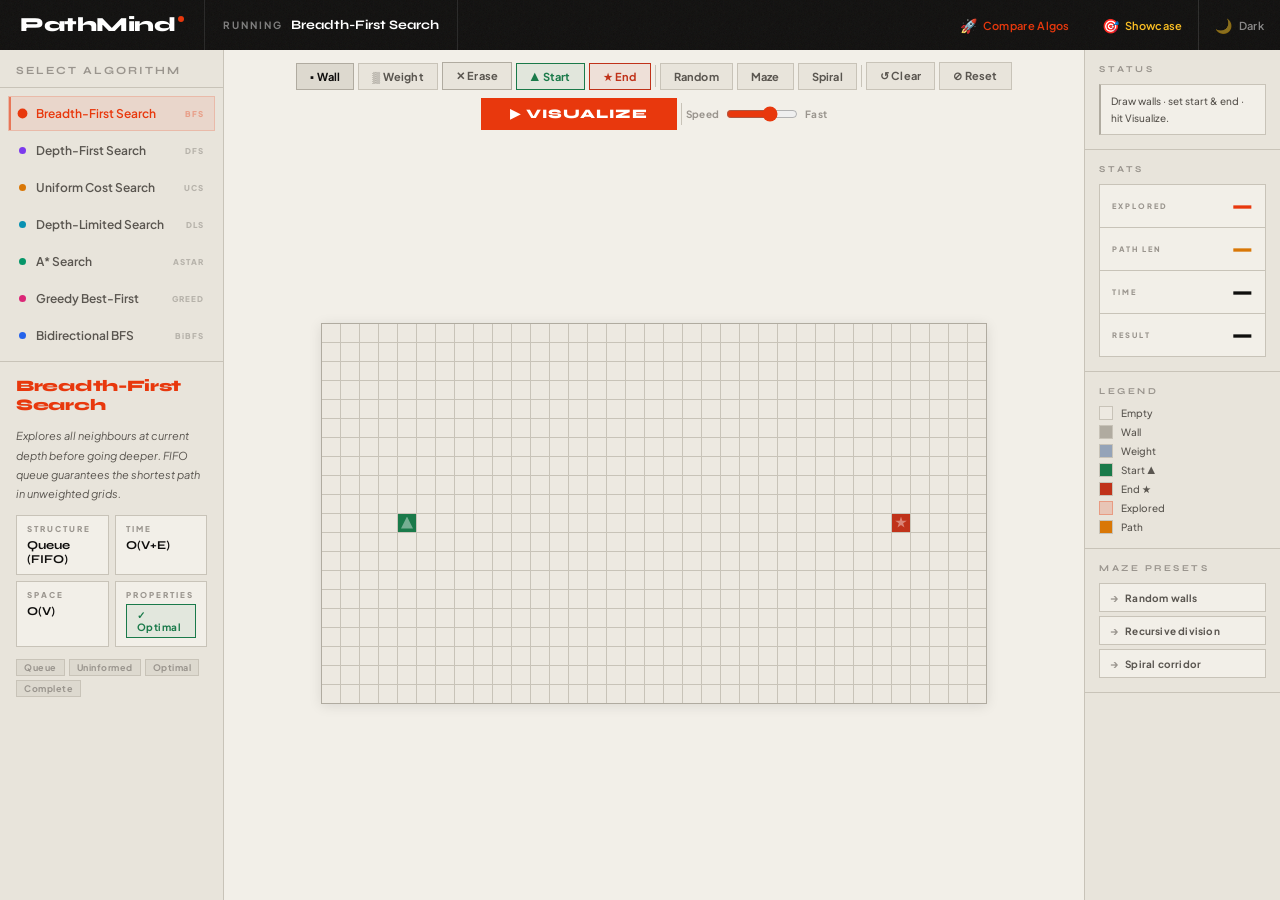
<file: templates/index.html>
<!DOCTYPE html>
<html lang="en" data-theme="light">

<head>
  <meta charset="UTF-8">
  <meta name="viewport" content="width=device-width, initial-scale=1.0, maximum-scale=1.0, user-scalable=no">
  <title>PathMind</title>
  <link rel="preconnect" href="https://fonts.googleapis.com">
  <link
    href="https://fonts.googleapis.com/css2?family=Plus+Jakarta+Sans:ital,wght@0,300;0,400;0,500;0,700;0,800;1,300&family=Syne:wght@700;800&display=swap"
    rel="stylesheet">
  <style>
    *,
    *::before,
    *::after {
      box-sizing: border-box;
      margin: 0;
      padding: 0;
    }

    /* ── Tokens ──────────────────────────────────────────────────── */
    :root {
      --font-display: 'Syne', sans-serif;
      --font-body: 'Plus Jakarta Sans', sans-serif;

      --ink: #0f0e0d;
      --hdr-bg: #0f0e0d;
      --hdr-fg: #ffffff;
      --paper: #f2efe8;
      --paper2: #e8e4db;
      --paper3: #ddd9cf;
      --rule: #c8c3b8;
      --rule2: #b0aba0;

      --text: #0f0e0d;
      --text-2: #5a5650;
      --text-3: #9a958e;

      --hi: #e8380d;
      /* hot tomato accent */
      --hi-light: rgba(232, 56, 13, 0.08);
      --hi-mid: rgba(232, 56, 13, 0.18);

      --go: #1a7a4a;
      --stop: #c0321a;
      --path: #d97706;

      --cell-size: 18px;
      --cell-bg: #ede9e1;
      --cell-wall: #b0aba0;
      --cell-gap: #c8c3b8;

      --s-sm: 0 1px 0 rgba(0, 0, 0, 0.06);
      --s-md: 0 2px 12px rgba(0, 0, 0, 0.1);
      --s-lg: 0 8px 32px rgba(0, 0, 0, 0.14);

      --r: 0px;
      /* zero radius = brutalist */
    }

    [data-theme="dark"] {
      --ink: #f0ece4;
      --hdr-bg: #1a1714;
      --hdr-fg: #f0ece4;
      --paper: #131210;
      --paper2: #1c1a17;
      --paper3: #252320;
      --rule: #2e2b27;
      --rule2: #3d3a35;

      --text: #f0ece4;
      --text-2: #8a8680;
      --text-3: #504d49;

      --hi: #ff5533;
      --hi-light: rgba(255, 85, 51, 0.1);
      --hi-mid: rgba(255, 85, 51, 0.2);

      --go: #22c55e;
      --stop: #ef4444;
      --path: #fbbf24;

      --cell-bg: #1a1814;
      --cell-wall: #3d3a35;
      --cell-gap: #252320;

      --s-sm: 0 1px 0 rgba(0, 0, 0, 0.3);
      --s-md: 0 2px 16px rgba(0, 0, 0, 0.5);
      --s-lg: 0 8px 40px rgba(0, 0, 0, 0.6);
    }

    /* ── Base ─────────────────────────────────────────────────────── */
    html,
    body {
      font-family: var(--font-body);
      background: var(--paper);
      color: var(--text);
      height: 100%;
      overflow: hidden;
      -webkit-font-smoothing: antialiased;
      transition: background 0.3s, color 0.3s;
    }

    body {
      display: flex;
      flex-direction: column;
    }

    /* ── Header ───────────────────────────────────────────────────── */
    header {
      display: flex;
      align-items: stretch;
      height: 50px;
      background: var(--hdr-bg);
      flex-shrink: 0;
      position: relative;
      overflow: hidden;
    }

    /* Animated noise grain on header */
    header::before {
      content: '';
      position: absolute;
      inset: 0;
      background-image: url("data:image/svg+xml,%3Csvg viewBox='0 0 256 256' xmlns='http://www.w3.org/2000/svg'%3E%3Cfilter id='n'%3E%3CfeTurbulence type='fractalNoise' baseFrequency='0.9' numOctaves='4' stitchTiles='stitch'/%3E%3C/filter%3E%3Crect width='100%25' height='100%25' filter='url(%23n)' opacity='0.06'/%3E%3C/svg%3E");
      pointer-events: none;
      z-index: 0;
    }

    .logo-block {
      display: flex;
      align-items: center;
      gap: 0;
      padding: 0 20px;
      border-right: 1px solid color-mix(in srgb, var(--hdr-fg) 10%, transparent);
      position: relative;
      z-index: 1;
    }

    .logo-text {
      font-family: var(--font-display);
      font-size: 20px;
      font-weight: 800;
      color: var(--hdr-fg);
      letter-spacing: -0.5px;
      line-height: 1;
    }

    .logo-dot {
      width: 6px;
      height: 6px;
      background: var(--hi);
      border-radius: 50%;
      margin-left: 3px;
      margin-bottom: 12px;
      animation: pulse-dot 3s ease-in-out infinite;
    }

    @keyframes pulse-dot {

      0%,
      100% {
        opacity: 1;
        transform: scale(1);
      }

      50% {
        opacity: 0.5;
        transform: scale(0.7);
      }
    }

    .header-algo-pill {
      display: flex;
      align-items: center;
      padding: 0 18px;
      border-right: 1px solid color-mix(in srgb, var(--hdr-fg) 10%, transparent);
      position: relative;
      z-index: 1;
    }

    .algo-running-label {
      font-family: var(--font-body);
      font-size: 10px;
      font-weight: 700;
      letter-spacing: 2px;
      text-transform: uppercase;
      color: rgba(128, 120, 110, 0.8);
      color: color-mix(in srgb, var(--hdr-fg) 45%, transparent);
    }

    .algo-running-name {
      font-family: var(--font-display);
      font-size: 13px;
      font-weight: 700;
      color: var(--hdr-fg);
      margin-left: 8px;
      transition: color 0.2s;
    }

    .header-right {
      margin-left: auto;
      display: flex;
      align-items: stretch;
      position: relative;
      z-index: 1;
    }

    .hdr-btn {
      all: unset;
      cursor: pointer;
      display: flex;
      align-items: center;
      justify-content: center;
      padding: 0 16px;
      border-left: 1px solid color-mix(in srgb, var(--hdr-fg) 12%, transparent);
      font-family: var(--font-body);
      font-size: 11px;
      font-weight: 600;
      color: color-mix(in srgb, var(--hdr-fg) 50%, transparent);
      letter-spacing: 0.3px;
      transition: color 0.15s, background 0.15s;
      gap: 6px;
    }

    .hdr-btn:hover {
      color: var(--hdr-fg);
      background: color-mix(in srgb, var(--hdr-fg) 6%, transparent);
    }

    .theme-icon {
      font-size: 14px;
    }

    .menu-hdr-btn {
      display: none;
    }

    /* ── Layout ───────────────────────────────────────────────────── */
    .layout {
      display: flex;
      flex: 1;
      overflow: hidden;
    }

    /* ── Left Panel ───────────────────────────────────────────────── */
    .left-panel {
      width: 224px;
      min-width: 224px;
      background: var(--paper2);
      border-right: 1px solid var(--rule);
      display: flex;
      flex-direction: column;
      overflow-y: auto;
      transition: transform 0.25s cubic-bezier(.4, 0, .2, 1), background 0.3s;
      z-index: 20;
      scrollbar-width: thin;
      scrollbar-color: var(--rule) transparent;
    }

    .panel-head {
      padding: 14px 16px 10px;
      border-bottom: 1px solid var(--rule);
      display: flex;
      align-items: baseline;
      gap: 6px;
    }

    .panel-head-label {
      font-family: var(--font-display);
      font-size: 11px;
      font-weight: 700;
      letter-spacing: 2px;
      text-transform: uppercase;
      color: var(--text-3);
    }

    /* Algo list */
    .algo-list {
      display: flex;
      flex-direction: column;
      padding: 8px;
      gap: 2px;
    }

    .algo-btn {
      all: unset;
      cursor: pointer;
      display: flex;
      align-items: center;
      gap: 10px;
      padding: 9px 10px;
      font-family: var(--font-body);
      font-size: 12px;
      font-weight: 600;
      color: var(--text-2);
      border: 1px solid transparent;
      transition: all 0.12s;
      position: relative;
      overflow: hidden;
    }

    .algo-btn::after {
      content: '';
      position: absolute;
      left: 0;
      top: 0;
      width: 2px;
      height: 100%;
      background: currentColor;
      transform: scaleY(0);
      transform-origin: center;
      transition: transform 0.15s;
      opacity: 0.6;
    }

    .algo-btn:hover {
      color: var(--text);
      background: var(--paper3);
    }

    .algo-btn.active {
      color: var(--hi);
      background: var(--hi-light);
      border-color: var(--hi-mid);
    }

    .algo-btn.active::after {
      transform: scaleY(1);
    }

    .a-dot {
      width: 7px;
      height: 7px;
      border-radius: 50%;
      flex-shrink: 0;
      transition: transform 0.15s;
    }

    .algo-btn.active .a-dot {
      transform: scale(1.4);
    }

    .a-abbr {
      margin-left: auto;
      font-size: 8px;
      font-weight: 800;
      letter-spacing: 1px;
      opacity: 0.35;
    }

    /* Info panel */
    .info-panel {
      border-top: 1px solid var(--rule);
      flex: 1;
    }

    .info-inner {
      padding: 14px 16px;
      display: flex;
      flex-direction: column;
      gap: 12px;
    }

    .algo-title-display {
      font-family: var(--font-display);
      font-size: 16px;
      font-weight: 800;
      line-height: 1.2;
      letter-spacing: -0.3px;
      transition: color 0.2s;
    }

    .algo-desc {
      font-size: 11px;
      line-height: 1.75;
      color: var(--text-2);
      font-weight: 400;
      font-style: italic;
    }

    .complexity-row {
      display: grid;
      grid-template-columns: 1fr 1fr;
      gap: 6px;
    }

    .cx-card {
      padding: 8px 10px;
      background: var(--paper);
      border: 1px solid var(--rule);
      position: relative;
    }

    .cx-label {
      font-size: 8px;
      font-weight: 800;
      letter-spacing: 2px;
      text-transform: uppercase;
      color: var(--text-3);
      margin-bottom: 4px;
    }

    .cx-val {
      font-family: var(--font-display);
      font-size: 12px;
      font-weight: 700;
      color: var(--text);
    }

    .prop-row {
      display: flex;
      gap: 6px;
      align-items: center;
    }

    .prop-pill {
      display: inline-flex;
      align-items: center;
      gap: 5px;
      padding: 4px 10px;
      font-size: 10px;
      font-weight: 700;
      border: 1px solid;
      letter-spacing: 0.5px;
    }

    .prop-yes {
      border-color: var(--go);
      color: var(--go);
      background: rgba(26, 122, 74, 0.07);
    }

    .prop-no {
      border-color: var(--stop);
      color: var(--stop);
      background: rgba(192, 50, 26, 0.07);
    }

    .tag-row {
      display: flex;
      flex-wrap: wrap;
      gap: 4px;
    }

    .tag {
      padding: 2px 7px;
      font-size: 9px;
      font-weight: 700;
      letter-spacing: 0.5px;
      background: var(--paper3);
      color: var(--text-3);
      border: 1px solid var(--rule);
    }

    /* ── Backdrop ─────────────────────────────────────────────────── */
    .backdrop {
      display: none;
      position: fixed;
      inset: 0;
      background: rgba(0, 0, 0, 0.4);
      z-index: 15;
    }

    /* ── Center ───────────────────────────────────────────────────── */
    .center {
      flex: 1;
      display: flex;
      flex-direction: column;
      align-items: center;
      gap: 8px;
      padding: 12px;
      overflow: hidden;
      background: var(--paper);
      transition: background 0.3s;
      min-width: 0;
    }

    /* ── Mobile algo strip ────────────────────────────────────────── */
    .algo-strip {
      display: none;
      width: 100%;
      overflow-x: auto;
      gap: 4px;
      flex-shrink: 0;
      scrollbar-width: none;
    }

    .algo-strip::-webkit-scrollbar {
      display: none;
    }

    .strip-chip {
      all: unset;
      cursor: pointer;
      font-family: var(--font-body);
      font-size: 10px;
      font-weight: 700;
      white-space: nowrap;
      padding: 5px 12px;
      border: 1px solid var(--rule);
      color: var(--text-2);
      background: var(--paper2);
      display: flex;
      align-items: center;
      gap: 5px;
      flex-shrink: 0;
      transition: all 0.12s;
      letter-spacing: 0.3px;
    }

    .strip-chip.active {
      border-color: var(--hi);
      color: var(--hi);
      background: var(--hi-light);
    }

    /* ── Toolbars ─────────────────────────────────────────────────── */
    .toolbar {
      display: flex;
      align-items: center;
      gap: 4px;
      flex-wrap: wrap;
      justify-content: center;
      width: 100%;
      flex-shrink: 0;
    }

    .t-btn {
      all: unset;
      cursor: pointer;
      font-family: var(--font-body);
      font-size: 11px;
      font-weight: 700;
      padding: 6px 13px;
      border: 1px solid var(--rule);
      color: var(--text-2);
      background: var(--paper2);
      transition: all 0.1s;
      display: flex;
      align-items: center;
      gap: 5px;
      white-space: nowrap;
      letter-spacing: 0.2px;
      position: relative;
      overflow: hidden;
    }

    .t-btn::before {
      content: '';
      position: absolute;
      inset: 0;
      background: var(--hi);
      transform: scaleX(0);
      transform-origin: left;
      transition: transform 0.15s;
      z-index: 0;
    }

    .t-btn:hover {
      border-color: var(--rule2);
      color: var(--text);
    }

    .t-btn>* {
      position: relative;
      z-index: 1;
    }

    .t-btn.wall-mode {
      border-color: var(--rule2);
      color: var(--text);
      background: var(--paper3);
    }

    .t-btn.go-mode {
      border-color: var(--go);
      color: var(--go);
      background: rgba(26, 122, 74, 0.08);
    }

    .t-btn.stop-mode {
      border-color: var(--stop);
      color: var(--stop);
      background: rgba(192, 50, 26, 0.08);
    }

    .t-btn.erase-mode {
      border-color: var(--rule2);
      color: var(--text-2);
    }

    .t-sep {
      width: 1px;
      height: 22px;
      background: var(--rule);
      flex-shrink: 0;
    }

    /* BIG solve button */
    .solve-btn {
      all: unset;
      cursor: pointer;
      font-family: var(--font-display);
      font-size: 13px;
      font-weight: 800;
      padding: 7px 28px;
      letter-spacing: 1px;
      text-transform: uppercase;
      background: var(--hi);
      color: #fff;
      border: 1px solid var(--hi);
      transition: all 0.15s;
      position: relative;
      overflow: hidden;
    }

    .solve-btn::after {
      content: '';
      position: absolute;
      inset: 0;
      background: rgba(255, 255, 255, 0.15);
      transform: translateX(-100%);
      transition: transform 0.3s;
    }

    .solve-btn:hover::after {
      transform: translateX(0);
    }

    .solve-btn:hover {
      box-shadow: 4px 4px 0 rgba(232, 56, 13, 0.3);
      transform: translate(-1px, -1px);
    }

    .solve-btn:active {
      transform: translate(0, 0);
      box-shadow: none;
    }

    .solve-btn:disabled {
      opacity: 0.4;
      cursor: not-allowed;
      transform: none;
      box-shadow: none;
    }

    .solve-btn:disabled::after {
      display: none;
    }

    .speed-wrap {
      display: flex;
      align-items: center;
      gap: 7px;
      font-size: 10px;
      font-weight: 700;
      letter-spacing: 0.3px;
      color: var(--text-3);
    }

    .speed-wrap input[type=range] {
      width: 72px;
      accent-color: var(--hi);
      cursor: pointer;
    }

    .dls-wrap {
      display: none;
      align-items: center;
      gap: 7px;
      font-size: 10px;
      font-weight: 700;
      color: var(--text-3);
    }

    .dls-wrap input[type=number] {
      width: 48px;
      background: var(--paper2);
      border: 1px solid var(--rule);
      color: var(--text);
      font-family: var(--font-body);
      font-size: 12px;
      font-weight: 700;
      padding: 4px 8px;
    }

    /* ── Grid ─────────────────────────────────────────────────────── */
    .grid-wrap {
      flex: 1;
      display: flex;
      align-items: center;
      justify-content: center;
      overflow: hidden;
      width: 100%;
    }

    .grid-outer {
      position: relative;
      border: 1px solid var(--rule2);
      overflow: hidden;
      touch-action: none;
      box-shadow: var(--s-md);
      transition: box-shadow 0.3s;
    }

    .grid-outer.solving {
      box-shadow: var(--s-lg), 0 0 0 2px var(--hi);
    }

    #grid {
      display: grid;
      gap: 1px;
      background: var(--cell-gap);
      user-select: none;
    }

    .cell {
      width: var(--cell-size);
      height: var(--cell-size);
      background: var(--cell-bg);
      transition: background 0.04s;
      position: relative;
    }

    .cell.wall {
      background: var(--cell-wall);
    }

    .cell.weight {
      background: #94a3b8;
    }

    [data-theme="dark"] .cell.weight {
      background: #475569;
    }

    .cell.start {
      background: var(--go) !important;
    }

    .cell.start::before {
      content: '';
      position: absolute;
      inset: 3px;
      background: rgba(255, 255, 255, 0.4);
      clip-path: polygon(50% 0%, 100% 100%, 0% 100%);
    }

    .cell.end {
      background: var(--stop) !important;
    }

    .cell.end::before {
      content: '';
      position: absolute;
      inset: 3px;
      background: rgba(255, 255, 255, 0.4);
      clip-path: polygon(50% 0%, 61% 35%, 98% 35%, 68% 57%, 79% 91%, 50% 70%, 21% 91%, 32% 57%, 2% 35%, 39% 35%);
    }

    .cell.visited {
      animation: vCell 0.2s ease-out forwards;
    }

    .cell.path {
      animation: pCell 0.25s ease-out forwards;
    }

    @keyframes vCell {
      0% {
        background: var(--hi);
        transform: scale(0.5);
      }

      50% {
        background: rgba(232, 56, 13, 0.5);
        transform: scale(1.08);
      }

      100% {
        background: rgba(232, 56, 13, 0.18);
        transform: scale(1);
      }
    }

    @keyframes pCell {
      0% {
        background: var(--path);
        transform: scale(1.3);
        box-shadow: 0 0 8px rgba(217, 119, 6, 0.6);
      }

      100% {
        background: var(--path);
        transform: scale(1);
        box-shadow: none;
      }
    }

    [data-theme="dark"] @keyframes vCell {
      0% {
        background: var(--hi);
        transform: scale(0.5);
      }

      50% {
        background: rgba(255, 85, 51, 0.5);
        transform: scale(1.08);
      }

      100% {
        background: rgba(255, 85, 51, 0.15);
        transform: scale(1);
      }
    }

    /* Scan pulse while solving */
    .grid-outer::after {
      content: '';
      position: absolute;
      inset: 0;
      background: linear-gradient(to bottom, transparent 0%, var(--hi) 50%, transparent 100%);
      opacity: 0;
      pointer-events: none;
      background-size: 100% 4px;
      background-repeat: no-repeat;
    }

    .grid-outer.solving::after {
      opacity: 0.25;
      animation: scanPulse 1.6s ease-in-out infinite;
    }

    @keyframes scanPulse {
      0% {
        background-position: 0 -4px;
      }

      100% {
        background-position: 0 100%;
      }
    }

    /* ── Right Panel ──────────────────────────────────────────────── */
    .right-panel {
      width: 196px;
      min-width: 196px;
      background: var(--paper2);
      border-left: 1px solid var(--rule);
      display: flex;
      flex-direction: column;
      overflow-y: auto;
      transition: background 0.3s;
      scrollbar-width: thin;
      scrollbar-color: var(--rule) transparent;
    }

    .rp-block {
      padding: 14px 14px;
      border-bottom: 1px solid var(--rule);
    }

    .rp-block:last-child {
      border-bottom: none;
    }

    .rp-head {
      font-family: var(--font-display);
      font-size: 9px;
      font-weight: 700;
      letter-spacing: 2.5px;
      text-transform: uppercase;
      color: var(--text-3);
      margin-bottom: 10px;
    }

    /* Status */
    .status-strip {
      padding: 8px 10px;
      border: 1px solid var(--rule);
      background: var(--paper);
      font-size: 10px;
      line-height: 1.65;
      font-weight: 500;
      color: var(--text-2);
      border-left: 2px solid var(--rule2);
      transition: all 0.2s;
    }

    .status-strip.ok {
      border-left-color: var(--go);
      color: var(--go);
      background: rgba(26, 122, 74, 0.05);
    }

    .status-strip.fail {
      border-left-color: var(--stop);
      color: var(--stop);
      background: rgba(192, 50, 26, 0.05);
    }

    /* Stats */
    .stat-list {
      display: flex;
      flex-direction: column;
      gap: 1px;
      background: var(--rule);
      border: 1px solid var(--rule);
    }

    .stat-row {
      background: var(--paper);
      padding: 9px 12px;
      display: flex;
      align-items: center;
      justify-content: space-between;
      gap: 8px;
      min-height: 42px;
    }

    .stat-lbl {
      font-size: 7.5px;
      font-weight: 800;
      letter-spacing: 2px;
      text-transform: uppercase;
      color: var(--text-3);
      flex-shrink: 0;
    }

    .stat-num {
      font-family: var(--font-display);
      font-size: 22px;
      font-weight: 800;
      line-height: 1;
      color: var(--text);
      text-align: right;
      min-width: 0;
      overflow: hidden;
      text-overflow: ellipsis;
      white-space: nowrap;
    }

    .stat-num.hi {
      color: var(--hi);
    }

    .stat-num.amber {
      color: var(--path);
    }

    .stat-num.go {
      color: var(--go);
    }

    .stat-num.stop {
      color: var(--stop);
    }

    /* Legend */
    .legend {
      display: flex;
      flex-direction: column;
      gap: 5px;
    }

    .leg {
      display: flex;
      align-items: center;
      gap: 8px;
      font-size: 10px;
      font-weight: 500;
      color: var(--text-2);
    }

    .leg-sw {
      width: 14px;
      height: 14px;
      flex-shrink: 0;
      border: 1px solid var(--rule);
    }

    /* Presets */
    .preset-list {
      display: flex;
      flex-direction: column;
      gap: 4px;
    }

    .preset-btn {
      all: unset;
      cursor: pointer;
      font-family: var(--font-body);
      font-size: 10px;
      font-weight: 700;
      padding: 7px 10px;
      border: 1px solid var(--rule);
      color: var(--text-2);
      background: var(--paper);
      transition: all 0.1s;
      letter-spacing: 0.2px;
      display: flex;
      align-items: center;
      gap: 6px;
    }

    .preset-btn::before {
      content: '→';
      color: var(--text-3);
      font-size: 11px;
      transition: color 0.1s, transform 0.1s;
      display: inline-block;
    }

    .preset-btn:hover {
      color: var(--text);
      background: var(--paper3);
      border-color: var(--rule2);
    }

    .preset-btn:hover::before {
      color: var(--hi);
      transform: translateX(2px);
    }

    /* ── Mobile stats ─────────────────────────────────────────────── */
    .m-stats {
      display: none;
      width: 100%;
      flex-shrink: 0;
      border: 1px solid var(--rule);
      background: var(--rule);
      gap: 1px;
    }

    .m-stat {
      flex: 1;
      background: var(--paper2);
      display: flex;
      flex-direction: column;
      align-items: center;
      padding: 7px 4px;
    }

    .m-stat-l {
      font-size: 7px;
      font-weight: 800;
      letter-spacing: 1.5px;
      text-transform: uppercase;
      color: var(--text-3);
    }

    .m-stat-v {
      font-family: var(--font-display);
      font-size: 16px;
      font-weight: 800;
      color: var(--text);
      line-height: 1.2;
    }

    .m-stat-v.hi {
      color: var(--hi);
    }

    .m-stat-v.amber {
      color: var(--path);
    }

    .m-stat-v.go {
      color: var(--go);
    }

    .m-stat-v.stop {
      color: var(--stop);
    }

    /* ── RESPONSIVE ───────────────────────────────────────────────── */
    @media (max-width: 960px) {
      .right-panel {
        display: none;
      }

      :root {
        --cell-size: 17px;
      }
    }

    @media (max-width: 600px) {
      :root {
        --cell-size: 14px;
      }

      body {
        overflow: hidden;
      }

      .menu-hdr-btn {
        display: flex;
      }

      .header-algo-pill {
        display: none;
      }

      .left-panel {
        position: fixed;
        top: 0;
        left: 0;
        height: 100%;
        width: 260px;
        min-width: 0;
        transform: translateX(-100%);
        box-shadow: var(--s-lg);
      }

      .left-panel.open {
        transform: translateX(0);
      }

      .backdrop.open {
        display: block;
      }

      .algo-strip {
        display: flex;
      }

      .center {
        padding: 8px;
        gap: 6px;
      }

      .m-stats {
        display: flex;
      }
    }

    @media (max-width: 380px) {
      :root {
        --cell-size: 12px;
      }
    }
  </style>
</head>

<body>

  <!-- ── Header ─────────────────────────────────────────────────── -->
  <header>
    <div class="logo-block">
      <span class="logo-text">PathMind</span>
      <div class="logo-dot"></div>
    </div>

    <div class="header-algo-pill">
      <span class="algo-running-label">Running</span>
      <span class="algo-running-name" id="hdr-algo-name">Breadth-First Search</span>
    </div>

    <div class="header-right">
      <a href="/comparator" class="hdr-btn" style="text-decoration:none; color:var(--hi); border-left:none;">
        <span class="theme-icon">🚀</span>
        <span>Compare Algos</span>
      </a>
      <a href="/showcase" class="hdr-btn" style="text-decoration:none; color:#fbbf24; border-left:none;">
        <span class="theme-icon">🎯</span>
        <span>Showcase</span>
      </a>
      <button class="hdr-btn menu-hdr-btn" onclick="toggleMenu()">☰ Menu</button>
      <button class="hdr-btn" onclick="toggleTheme()">
        <span class="theme-icon" id="theme-icon">🌙</span>
        <span id="theme-label">Dark</span>
      </button>
    </div>
  </header>

  <div class="backdrop" id="backdrop" onclick="toggleMenu()"></div>

  <div class="layout">

    <!-- ── Left Panel ──────────────────────────────────────────── -->
    <div class="left-panel" id="left-panel">
      <div class="panel-head">
        <span class="panel-head-label">Select Algorithm</span>
      </div>
      <div class="algo-list">
        <button class="algo-btn active" id="btn-bfs" onclick="sel('bfs');closeMob()">
          <div class="a-dot" style="background:#e8380d"></div>Breadth-First Search<span class="a-abbr">BFS</span>
        </button>
        <button class="algo-btn" id="btn-dfs" onclick="sel('dfs');closeMob()">
          <div class="a-dot" style="background:#7c3aed"></div>Depth-First Search<span class="a-abbr">DFS</span>
        </button>
        <button class="algo-btn" id="btn-ucs" onclick="sel('ucs');closeMob()">
          <div class="a-dot" style="background:#d97706"></div>Uniform Cost Search<span class="a-abbr">UCS</span>
        </button>
        <button class="algo-btn" id="btn-dls" onclick="sel('dls');closeMob()">
          <div class="a-dot" style="background:#0891b2"></div>Depth-Limited Search<span class="a-abbr">DLS</span>
        </button>
        <button class="algo-btn" id="btn-astar" onclick="sel('astar');closeMob()">
          <div class="a-dot" style="background:#059669"></div>A* Search<span class="a-abbr">ASTAR</span>
        </button>
        <button class="algo-btn" id="btn-greedy" onclick="sel('greedy');closeMob()">
          <div class="a-dot" style="background:#db2777"></div>Greedy Best-First<span class="a-abbr">GREED</span>
        </button>
        <button class="algo-btn" id="btn-bibfs" onclick="sel('bibfs');closeMob()">
          <div class="a-dot" style="background:#2563eb"></div>Bidirectional BFS<span class="a-abbr">BiBFS</span>
        </button>
      </div>
      <div class="info-panel">
        <div class="info-inner" id="info-card"></div>
      </div>
    </div>

    <!-- ── Center ──────────────────────────────────────────────── -->
    <div class="center">

      <div class="algo-strip">
        <button class="strip-chip active" id="strip-bfs" onclick="sel('bfs')"><span
            style="color:#e8380d">●</span>BFS</button>
        <button class="strip-chip" id="strip-dfs" onclick="sel('dfs')"><span style="color:#7c3aed">●</span>DFS</button>
        <button class="strip-chip" id="strip-ucs" onclick="sel('ucs')"><span style="color:#d97706">●</span>UCS</button>
        <button class="strip-chip" id="strip-dls" onclick="sel('dls')"><span style="color:#0891b2">●</span>DLS</button>
        <button class="strip-chip" id="strip-astar" onclick="sel('astar')"><span
            style="color:#059669">●</span>A*</button>
        <button class="strip-chip" id="strip-greedy" onclick="sel('greedy')"><span
            style="color:#db2777">●</span>Greedy</button>
        <button class="strip-chip" id="strip-bibfs" onclick="sel('bibfs')"><span
            style="color:#2563eb">●</span>Bi-BFS</button>
      </div>

      <!-- Toolbar 1 -->
      <div class="toolbar">
        <button class="t-btn wall-mode" id="tool-wall" onclick="setMode('wall')">▪ Wall</button>
        <button class="t-btn" id="tool-weight" onclick="setMode('weight')">▒ Weight</button>
        <button class="t-btn erase-mode" id="tool-erase" onclick="setMode('erase')">✕ Erase</button>
        <button class="t-btn go-mode" id="tool-start" onclick="setMode('start')">▲ Start</button>
        <button class="t-btn stop-mode" id="tool-end" onclick="setMode('end')">★ End</button>
        <div class="t-sep"></div>
        <button class="t-btn" onclick="generateMaze('random')">Random</button>
        <button class="t-btn" onclick="generateMaze('recursive')">Maze</button>
        <button class="t-btn" onclick="generateMaze('spiral')">Spiral</button>
        <div class="t-sep"></div>
        <button class="t-btn" onclick="clearViz()">↺ Clear</button>
        <button class="t-btn" onclick="resetAll()">⊘ Reset</button>
      </div>

      <!-- Toolbar 2 -->
      <div class="toolbar">
        <button class="solve-btn" id="solve-btn" onclick="runSolve()">▶ Visualize</button>
        <div class="t-sep"></div>
        <div class="speed-wrap">
          <span>Speed</span>
          <input type="range" id="speed" min="1" max="100" value="65">
          <span id="speed-lbl">Fast</span>
        </div>
        <div class="dls-wrap" id="dls-wrap">
          <div class="t-sep"></div>
          <span>Limit</span>
          <input type="number" id="dls-limit" value="25" min="1" max="150">
        </div>
      </div>

      <!-- Grid -->
      <div class="grid-wrap">
        <div class="grid-outer" id="grid-outer">
          <div id="grid"></div>
        </div>
      </div>

      <!-- Mobile stats -->
      <div class="m-stats">
        <div class="m-stat">
          <div class="m-stat-l">Explored</div>
          <div class="m-stat-v hi" id="ms-nodes">—</div>
        </div>
        <div class="m-stat">
          <div class="m-stat-l">Path</div>
          <div class="m-stat-v amber" id="ms-path">—</div>
        </div>
        <div class="m-stat">
          <div class="m-stat-l">Time</div>
          <div class="m-stat-v" id="ms-time" style="font-size:12px">—</div>
        </div>
        <div class="m-stat">
          <div class="m-stat-l">Result</div>
          <div class="m-stat-v" id="ms-found" style="font-size:12px">—</div>
        </div>
      </div>

    </div>

    <!-- ── Right Panel ─────────────────────────────────────────── -->
    <div class="right-panel">

      <div class="rp-block">
        <div class="rp-head">Status</div>
        <div class="status-strip" id="status">Draw walls · set start &amp; end · hit Visualize.</div>
      </div>

      <div class="rp-block">
        <div class="rp-head">Stats</div>
        <div class="stat-list">
          <div class="stat-row">
            <div class="stat-lbl">Explored</div>
            <div class="stat-num hi" id="s-nodes">—</div>
          </div>
          <div class="stat-row">
            <div class="stat-lbl">Path len</div>
            <div class="stat-num amber" id="s-path">—</div>
          </div>
          <div class="stat-row">
            <div class="stat-lbl">Time</div>
            <div class="stat-num" id="s-time">—</div>
          </div>
          <div class="stat-row">
            <div class="stat-lbl">Result</div>
            <div class="stat-num" id="s-found">—</div>
          </div>
        </div>
      </div>

      <div class="rp-block">
        <div class="rp-head">Legend</div>
        <div class="legend">
          <div class="leg">
            <div class="leg-sw" style="background:var(--cell-bg)"></div>Empty
          </div>
          <div class="leg">
            <div class="leg-sw" style="background:var(--cell-wall)"></div>Wall
          </div>
          <div class="leg">
            <div class="leg-sw" style="background:#94a3b8"></div>Weight
          </div>
          <div class="leg">
            <div class="leg-sw" style="background:var(--go)"></div>Start ▲
          </div>
          <div class="leg">
            <div class="leg-sw" style="background:var(--stop)"></div>End ★
          </div>
          <div class="leg">
            <div class="leg-sw" style="background:rgba(232,56,13,0.18);border-color:rgba(232,56,13,0.3)"></div>Explored
          </div>
          <div class="leg">
            <div class="leg-sw" style="background:var(--path)"></div>Path
          </div>
        </div>
      </div>

      <div class="rp-block">
        <div class="rp-head">Maze Presets</div>
        <div class="preset-list">
          <button class="preset-btn" onclick="generateMaze('random')">Random walls</button>
          <button class="preset-btn" onclick="generateMaze('recursive')">Recursive division</button>
          <button class="preset-btn" onclick="generateMaze('spiral')">Spiral corridor</button>
        </div>
      </div>

      <div class="rp-block" id="explainer-panel"
        style="display: none; background: var(--paper2); border: 1px solid var(--rule); padding: 12px; margin-top: 10px;">
        <div class="rp-head" style="color: var(--hi);">Live Explainer</div>
        <div id="explainer-text"
          style="font-size: 0.85rem; color: var(--text-2); font-family: monospace; line-height: 1.4; margin-top: 5px;">
          Waiting for algorithm...
        </div>
      </div>

    </div>

  </div>

  <script>
    // ── Theme ─────────────────────────────────────────────────────────────────────
    let dark = false;
    function toggleTheme() {
      dark = !dark;
      document.documentElement.setAttribute('data-theme', dark ? 'dark' : 'light');
      document.getElementById('theme-icon').textContent = dark ? '☀️' : '🌙';
      document.getElementById('theme-label').textContent = dark ? 'Light' : 'Dark';
    }

    // ── Grid dims ─────────────────────────────────────────────────────────────────
    function gridDims() {
      const w = window.innerWidth;
      if (w <= 380) return [14, 20];
      if (w <= 600) return [16, 24];
      if (w <= 960) return [18, 28];
      return [20, 35];
    }

    let ROWS, COLS, grid = [], cells = [], startNode, endNode;
    let mode = 'wall', mouseDown = false, animating = false, currentAlgo = 'bfs';

    const ALGOS = {
      bfs: { name: 'Breadth-First Search', dot: '#e8380d', ds: 'Queue (FIFO)', time: 'O(V+E)', space: 'O(V)', opt: true, cmp: true, desc: 'Explores all neighbours at current depth before going deeper. FIFO queue guarantees the shortest path in unweighted grids.', tags: ['Queue', 'Uninformed', 'Optimal', 'Complete'] },
      dfs: { name: 'Depth-First Search', dot: '#7c3aed', ds: 'Stack (LIFO)', time: 'O(V+E)', space: 'O(V)', opt: false, cmp: false, desc: 'Dives deep along one branch then backtracks. LIFO stack — memory-lean but rarely returns the shortest path.', tags: ['Stack', 'Uninformed', 'Backtracking'] },
      ucs: { name: 'Uniform Cost Search', dot: '#d97706', ds: 'Priority Queue', time: 'O(V logV)', space: 'O(V)', opt: true, cmp: true, desc: "Dijkstra on a grid. Expands cheapest frontier node first — optimal for any non-negative step costs.", tags: ['Priority Queue', 'Uninformed', 'Weighted', 'Optimal'] },
      dls: { name: 'Depth-Limited Search', dot: '#0891b2', ds: 'Stack (recursive)', time: 'O(bˡ)', space: 'O(b·l)', opt: false, cmp: false, desc: 'DFS with a hard depth cutoff l. Prevents infinite loops; completeness depends on the goal sitting within the limit.', tags: ['Stack', 'Bounded', 'Depth Limit'] },
      astar: { name: 'A* Search', dot: '#059669', ds: 'Priority Queue f=g+h', time: 'O(V logV)', space: 'O(V)', opt: true, cmp: true, desc: 'Combines true cost g(n) with Manhattan heuristic h(n). Fewest nodes explored while still guaranteeing an optimal path.', tags: ['Informed', 'Heuristic', 'f=g+h', 'Optimal'] },
      greedy: { name: 'Greedy Best-First', dot: '#db2777', ds: 'Priority Queue (h only)', time: 'O(V logV)', space: 'O(V)', opt: false, cmp: false, desc: 'Races toward the goal using h(n) alone — ignores true cost. Often fast, but trades optimality for speed.', tags: ['Informed', 'Heuristic only', 'Generate & Test'] },
      bibfs: { name: 'Bidirectional BFS', dot: '#2563eb', ds: 'Two Queues', time: 'O(b^(d/2))', space: 'O(b^(d/2))', opt: true, cmp: false, desc: 'Expands from both the start and end simultaneously. Dramatically reduces the search space to find the optimal path in unweighted grids.', tags: ['Uninformed', 'Two-Way', 'Optimal', 'Fast'] },
    };

    function init() {
      [ROWS, COLS] = gridDims();
      startNode = [Math.floor(ROWS * .5), Math.floor(COLS * .14)];
      endNode = [Math.floor(ROWS * .5), Math.floor(COLS * .86)];
      grid = Array.from({ length: ROWS }, () => Array(COLS).fill(0));
      buildDOM();
      sel('bfs');
      syncSpeed();
    }

    function buildDOM() {
      const cs = getComputedStyle(document.documentElement).getPropertyValue('--cell-size').trim();
      const el = document.getElementById('grid');
      el.style.gridTemplateColumns = `repeat(${COLS}, ${cs})`;
      el.innerHTML = '';
      cells = [];
      for (let r = 0; r < ROWS; r++) {
        cells[r] = [];
        for (let c = 0; c < COLS; c++) {
          const d = document.createElement('div');
          d.className = 'cell';
          d.addEventListener('mousedown', e => { e.preventDefault(); mouseDown = true; touch(r, c); });
          d.addEventListener('mouseenter', () => { if (mouseDown) touch(r, c); });
          el.appendChild(d);
          cells[r][c] = d;
        }
      }
      document.addEventListener('mouseup', () => mouseDown = false);
      const outer = document.getElementById('grid-outer');
      outer.addEventListener('touchstart', tStart, { passive: false });
      outer.addEventListener('touchmove', tMove, { passive: false });
      paint();
    }

    let lastTch = null;
    function cellAt(e) {
      const t = e.touches[0], el = document.elementFromPoint(t.clientX, t.clientY);
      return el && el.classList.contains('cell') ? el : null;
    }
    function idxOf(el) { return [...document.querySelectorAll('.cell')].indexOf(el); }
    function tStart(e) {
      e.preventDefault(); lastTch = null;
      const el = cellAt(e); if (!el) return;
      const i = idxOf(el); if (i < 0) return;
      const r = Math.floor(i / COLS), c = i % COLS;
      lastTch = `${r},${c}`; touch(r, c);
    }
    function tMove(e) {
      e.preventDefault();
      const el = cellAt(e); if (!el) return;
      const i = idxOf(el); if (i < 0) return;
      const r = Math.floor(i / COLS), c = i % COLS;
      const k = `${r},${c}`; if (k === lastTch) return;
      lastTch = k; touch(r, c);
    }

    function touch(r, c) {
      if (animating) return;
      if (mode === 'start') { startNode = [r, c]; grid[r][c] = 0; paint(); }
      else if (mode === 'end') { endNode = [r, c]; grid[r][c] = 0; paint(); }
      else if (!spec(r, c)) { grid[r][c] = mode === 'wall' ? (grid[r][c] === 1 ? 0 : 1) : mode === 'weight' ? (grid[r][c] === 5 ? 0 : 5) : 0; paintCell(r, c); }
    }
    function spec(r, c) { return (r === startNode[0] && c === startNode[1]) || (r === endNode[0] && c === endNode[1]); }
    function paint() { for (let r = 0; r < ROWS; r++) for (let c = 0; c < COLS; c++) paintCell(r, c); }
    function paintCell(r, c) {
      const el = cells[r][c]; el.className = 'cell';
      if (r === startNode[0] && c === startNode[1]) el.classList.add('start');
      else if (r === endNode[0] && c === endNode[1]) el.classList.add('end');
      else if (grid[r][c] === 1) el.classList.add('wall');
      else if (grid[r][c] === 5) el.classList.add('weight');
    }

    function setMode(m) {
      mode = m;
      document.getElementById('tool-wall').className = 't-btn wall-mode' + (m === 'wall' ? ' active' : '');
      const tw = document.getElementById('tool-weight'); if (tw) tw.className = 't-btn' + (m === 'weight' ? ' active' : '');
      document.getElementById('tool-erase').className = 't-btn erase-mode' + (m === 'erase' ? ' active' : '');
      document.getElementById('tool-start').className = 't-btn go-mode' + (m === 'start' ? ' active' : '');
      document.getElementById('tool-end').className = 't-btn stop-mode' + (m === 'end' ? ' active' : '');
    }

    function toggleMenu() {
      document.getElementById('left-panel').classList.toggle('open');
      document.getElementById('backdrop').classList.toggle('open');
    }
    function closeMob() {
      if (window.innerWidth <= 600) {
        document.getElementById('left-panel').classList.remove('open');
        document.getElementById('backdrop').classList.remove('open');
      }
    }

    function sel(algo) {
      currentAlgo = algo;
      const info = ALGOS[algo];

      Object.keys(ALGOS).forEach(a => {
        document.getElementById(`btn-${a}`).classList.toggle('active', a === algo);
        const s = document.getElementById(`strip-${a}`); if (s) s.classList.toggle('active', a === algo);
      });

      document.getElementById('dls-wrap').style.display = algo === 'dls' ? 'flex' : 'none';
      document.getElementById('hdr-algo-name').textContent = info.name;

      document.getElementById('info-card').innerHTML = `
    <div class="algo-title-display" style="color:${info.dot}">${info.name}</div>
    <div class="algo-desc">${info.desc}</div>
    <div class="complexity-row">
      <div class="cx-card"><div class="cx-label">Structure</div><div class="cx-val">${info.ds}</div></div>
      <div class="cx-card"><div class="cx-label">Time</div><div class="cx-val">${info.time}</div></div>
      <div class="cx-card"><div class="cx-label">Space</div><div class="cx-val">${info.space}</div></div>
      <div class="cx-card">
        <div class="cx-label">Properties</div>
        <div class="prop-row" style="margin-top:4px">
          <span class="prop-pill ${info.opt ? 'prop-yes' : 'prop-no'}">${info.opt ? '✓' : '✗'} Optimal</span>
        </div>
      </div>
    </div>
    <div class="tag-row">${info.tags.map(t => `<span class="tag">${t}</span>`).join('')}</div>
  `;
    }

    document.getElementById('speed').addEventListener('input', syncSpeed);
    function syncSpeed() {
      const v = +document.getElementById('speed').value;
      document.getElementById('speed-lbl').textContent = v < 25 ? 'Slow' : v < 55 ? 'Med' : v < 85 ? 'Fast' : 'Max';
    }
    function delay() {
      const v = +document.getElementById('speed').value;
      if (v >= 99) return 0;
      return Math.round(75 * Math.pow(1 - v / 100, 1.6));
    }

    async function runSolve() {
      if (animating) return;
      clearViz();
      const btn = document.getElementById('solve-btn');
      btn.disabled = true; animating = true;
      document.getElementById('grid-outer').classList.add('solving');
      setStatus('Computing…', '');
      try {
        const res = await fetch('/api/solve', {
          method: 'POST', headers: { 'Content-Type': 'application/json' },
          body: JSON.stringify({ grid, start: startNode, end: endNode, algorithm: currentAlgo, limit: +document.getElementById('dls-limit').value || 25 })
        });
        const data = await res.json();
        if (data.error) { setStatus(`Error: ${data.error}`, 'fail'); return; }
        await animate(data.visited, data.path, data.stats);
      } catch (e) {
        setStatus('Connection error — is Flask running on port 5000?', 'fail');
      } finally {
        animating = false; btn.disabled = false;
        document.getElementById('grid-outer').classList.remove('solving');
      }
    }

    async function animate(visited, path, stats) {
      const d = delay();
      const explainer = document.getElementById('explainer-panel');
      const explainerText = document.getElementById('explainer-text');
      explainer.style.display = 'block';

      if (d === 0) {
        visited.forEach(([r, c]) => { if (!spec(r, c)) cells[r][c].classList.add('visited'); });
      } else {
        for (let i = 0; i < visited.length; i++) {
          await sl(d);
          const [r, c] = visited[i];
          if (!spec(r, c)) cells[r][c].classList.add('visited');
          sv('s-nodes', i + 1); sv('ms-nodes', i + 1);

          if (i % 3 === 0) {
            explainerText.innerText = `[${currentAlgo.toUpperCase()}] Expanding node (${r},${c}).\nNodes Traversed: ${i + 1}\nCurrent Array Depth: ${visited.length - i}`;
          }
        }
      }
      await sl(d === 0 ? 10 : 280);

      sv('s-nodes', stats.nodesExplored); sv('ms-nodes', stats.nodesExplored);
      sv('s-path', stats.found ? stats.pathLength : '—'); sv('ms-path', stats.found ? stats.pathLength : '—');
      sv('s-time', stats.timeMs < 1 ? `${stats.timeMs}ms` : `${stats.timeMs}ms`); sv('ms-time', `${stats.timeMs}ms`);

      const fe = document.getElementById('s-found'), mf = document.getElementById('ms-found');
      if (stats.found) {
        fe.textContent = '✓'; fe.className = 'stat-num go';
        mf.textContent = '✓'; mf.className = 'm-stat-v go';
      } else {
        fe.textContent = '✗'; fe.className = 'stat-num stop';
        mf.textContent = '✗'; mf.className = 'm-stat-v stop';
      }

      if (!stats.found) { setStatus('No path — try removing some walls.', 'fail'); return; }
      setStatus(`Tracing ${stats.pathLength} steps…`, '');

      if (d === 0) {
        path.forEach(([r, c]) => { if (!spec(r, c)) { cells[r][c].classList.remove('visited'); cells[r][c].classList.add('path'); } });
      } else {
        for (const [r, c] of path) { await sl(28); if (!spec(r, c)) { cells[r][c].classList.remove('visited'); cells[r][c].classList.add('path'); } }
      }
      setStatus(`Done — ${stats.nodesExplored} explored · ${stats.pathLength} steps · ${stats.timeMs}ms`, 'ok');
    }

    const sl = ms => new Promise(r => setTimeout(r, ms));
    function sv(id, v) { const el = document.getElementById(id); if (el) el.textContent = v; }
    function setStatus(msg, cls) {
      const el = document.getElementById('status');
      if (!el) return; el.textContent = msg;
      el.className = 'status-strip' + (cls ? ` ${cls}` : '');
    }

    function clearViz() {
      if (animating) return;
      for (let r = 0; r < ROWS; r++)for (let c = 0; c < COLS; c++)cells[r][c].classList.remove('visited', 'path');
      ['s-nodes', 's-path', 's-time', 'ms-nodes', 'ms-path', 'ms-time'].forEach(id => sv(id, '—'));
      const fe = document.getElementById('s-found'); if (fe) { fe.textContent = '—'; fe.className = 'stat-num'; }
      const mf = document.getElementById('ms-found'); if (mf) { mf.textContent = '—'; mf.className = 'm-stat-v'; }
      setStatus('Draw walls · set start & end · hit Visualize.', '');
    }

    function resetAll() {
      if (animating) return;
      grid = Array.from({ length: ROWS }, () => Array(COLS).fill(0));
      clearViz(); paint();
    }

    function generateMaze(type) {
      if (animating) return;
      clearViz();
      grid = Array.from({ length: ROWS }, () => Array(COLS).fill(0));
      if (type === 'random') {
        for (let r = 0; r < ROWS; r++)for (let c = 0; c < COLS; c++)if (Math.random() < 0.3 && !spec(r, c)) grid[r][c] = 1;
      } else if (type === 'recursive') {
        for (let r = 0; r < ROWS; r++)for (let c = 0; c < COLS; c++)grid[r][c] = 1;
        function carve(r, c) {
          grid[r][c] = 0;
          const dirs = [[-2, 0], [2, 0], [0, -2], [0, 2]].sort(() => Math.random() - .5);
          for (const [dr, dc] of dirs) {
            const nr = r + dr, nc = c + dc;
            if (nr > 0 && nr < ROWS - 1 && nc > 0 && nc < COLS - 1 && grid[nr][nc] === 1) { grid[r + dr / 2][c + dc / 2] = 0; carve(nr, nc); }
          }
        }
        carve(1, 1);
        [startNode, endNode].forEach(([sr, sc]) => {
          grid[sr][sc] = 0;
          [[-1, 0], [1, 0], [0, -1], [0, 1]].forEach(([dr, dc]) => { const nr = sr + dr, nc = sc + dc; if (nr >= 0 && nr < ROWS && nc >= 0 && nc < COLS) grid[nr][nc] = 0; });
        });
      } else if (type === 'spiral') {
        for (let r = 2; r < ROWS - 1; r += 4) {
          for (let c = 0; c < COLS; c++)if (!spec(r, c)) grid[r][c] = 1;
          grid[r][(Math.floor(r / 4) % 2 === 0) ? COLS - 2 : 1] = 0;
        }
        grid[startNode[0]][startNode[1]] = 0; grid[endNode[0]][endNode[1]] = 0;
      }
      paint();
    }

    let resizeT;
    window.addEventListener('resize', () => {
      clearTimeout(resizeT);
      resizeT = setTimeout(() => { if (!animating) init(); }, 250);
    });

    init();
  </script>
</body>

</html>
</file>
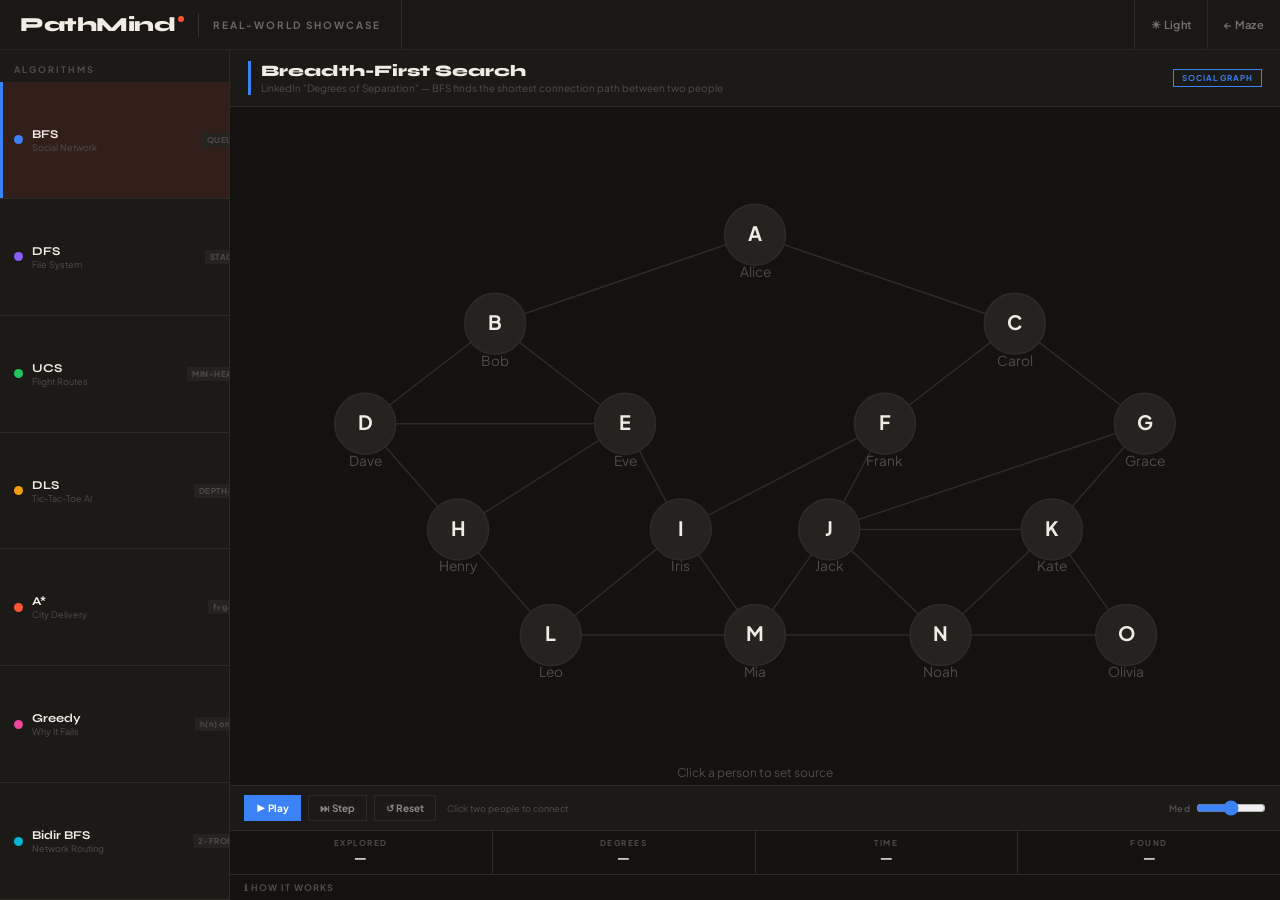
<file: templates/showcase.html>
<!DOCTYPE html>
<html lang="en" data-theme="dark">

<head>
  <meta charset="UTF-8">
  <meta name="viewport" content="width=device-width, initial-scale=1.0, maximum-scale=1.0, user-scalable=no">
  <title>PathMind · Real-World Showcase</title>
  <link rel="preconnect" href="https://fonts.googleapis.com">
  <link
    href="https://fonts.googleapis.com/css2?family=Plus+Jakarta+Sans:wght@300;400;500;700;800&family=Syne:wght@700;800&display=swap"
    rel="stylesheet">
  <style>
    *,
    *::before,
    *::after {
      box-sizing: border-box;
      margin: 0;
      padding: 0
    }

    :root {
      --font-d: 'Syne', sans-serif;
      --font-b: 'Plus Jakarta Sans', sans-serif;
      --hdr-bg: #0f0e0d;
      --hdr-fg: #fff;
      --paper: #f2efe8;
      --paper2: #e8e4db;
      --paper3: #ddd9cf;
      --rule: #c8c3b8;
      --rule2: #b0aba0;
      --text: #0f0e0d;
      --text2: #5a5650;
      --text3: #9a958e;
      --hi: #e8380d;
      --hi-l: rgba(232, 56, 13, .08);
      --hi-m: rgba(232, 56, 13, .18);
      --go: #1a7a4a;
      --stop: #c0321a;
      --path: #d97706;
      --s-md: 0 2px 12px rgba(0, 0, 0, .1);
    }

    [data-theme="dark"] {
      --hdr-bg: #1a1714;
      --hdr-fg: #f0ece4;
      --paper: #131210;
      --paper2: #1c1a17;
      --paper3: #252320;
      --rule: #2e2b27;
      --rule2: #3d3a35;
      --text: #f0ece4;
      --text2: #8a8680;
      --text3: #504d49;
      --hi: #ff5533;
      --hi-l: rgba(255, 85, 51, .1);
      --hi-m: rgba(255, 85, 51, .2);
      --go: #22c55e;
      --stop: #ef4444;
      --path: #fbbf24;
      --s-md: 0 2px 16px rgba(0, 0, 0, .5);
    }

    html,
    body {
      font-family: var(--font-b);
      background: var(--paper);
      color: var(--text);
      height: 100%;
      overflow: hidden;
      -webkit-font-smoothing: antialiased;
      transition: background .3s, color .3s
    }

    body {
      display: flex;
      flex-direction: column
    }

    /* ── HEADER ─────────────────────────────────── */
    header {
      display: flex;
      align-items: stretch;
      height: 50px;
      background: var(--hdr-bg);
      flex-shrink: 0;
      border-bottom: 1px solid rgba(255, 255, 255, .06);
      position: relative;
      z-index: 20
    }

    .logo-block {
      display: flex;
      align-items: center;
      padding: 0 20px;
      border-right: 1px solid rgba(255, 255, 255, .08);
      gap: 0
    }

    .logo-text {
      font-family: var(--font-d);
      font-size: 20px;
      font-weight: 800;
      color: var(--hdr-fg);
      letter-spacing: -.5px
    }

    .logo-dot {
      width: 6px;
      height: 6px;
      background: var(--hi);
      border-radius: 50%;
      margin-left: 3px;
      margin-bottom: 12px;
      animation: pdot 3s ease-in-out infinite
    }

    @keyframes pdot {

      0%,
      100% {
        opacity: 1;
        transform: scale(1)
      }

      50% {
        opacity: .5;
        transform: scale(.7)
      }
    }

    .logo-sep {
      width: 1px;
      height: 24px;
      background: rgba(255, 255, 255, .12);
      margin: 0 14px
    }

    .logo-sub {
      font-size: 10px;
      font-weight: 700;
      letter-spacing: 2px;
      text-transform: uppercase;
      color: rgba(255, 255, 255, .35);
      font-family: var(--font-b)
    }

    .header-right {
      margin-left: auto;
      display: flex;
      align-items: stretch
    }

    .hdr-btn {
      all: unset;
      cursor: pointer;
      display: flex;
      align-items: center;
      justify-content: center;
      padding: 0 16px;
      border-left: 1px solid rgba(255, 255, 255, .08);
      font-family: var(--font-b);
      font-size: 11px;
      font-weight: 600;
      color: rgba(255, 255, 255, .4);
      letter-spacing: .3px;
      transition: color .15s, background .15s
    }

    .hdr-btn:hover {
      color: var(--hdr-fg);
      background: rgba(255, 255, 255, .05)
    }

    /* ── APP BODY ────────────────────────────────── */
    .app-body {
      display: flex;
      flex: 1;
      overflow: hidden;
      min-height: 0
    }

    /* ── SIDEBAR ─────────────────────────────────── */
    .sidebar {
      width: 230px;
      flex-shrink: 0;
      background: var(--paper2);
      border-right: 1px solid var(--rule);
      display: flex;
      flex-direction: column;
      overflow-y: auto
    }

    .sb-label {
      font-size: 9px;
      font-weight: 700;
      letter-spacing: 2px;
      text-transform: uppercase;
      color: var(--text3);
      padding: 14px 14px 7px;
      flex-shrink: 0;
    }

    .algo-btn {
      all: unset;
      cursor: pointer;
      display: flex;
      flex: 1;
      align-items: center;
      padding: 0 14px;
      gap: 9px;
      border-bottom: 1px solid var(--rule);
      transition: background .15s;
      position: relative;
      width: 100%;
      min-height: 48px;
    }

    .algo-btn:hover {
      background: var(--paper3)
    }

    .algo-btn.active {
      background: var(--hi-l)
    }

    .algo-btn.active::before {
      content: '';
      position: absolute;
      left: 0;
      top: 0;
      bottom: 0;
      width: 3px;
      background: var(--ac)
    }

    .a-dot {
      width: 9px;
      height: 9px;
      border-radius: 50%;
      flex-shrink: 0;
      background: var(--ac)
    }

    .a-info {
      flex: 1;
      min-width: 0
    }

    .a-name {
      font-family: var(--font-d);
      font-size: 12px;
      font-weight: 700;
      color: var(--text);
      white-space: nowrap;
      overflow: hidden;
      text-overflow: ellipsis
    }

    .a-sub {
      font-size: 9px;
      color: var(--text3);
      margin-top: 1px;
      white-space: nowrap;
      overflow: hidden;
      text-overflow: ellipsis
    }

    .a-tag {
      font-size: 8px;
      font-weight: 700;
      letter-spacing: .5px;
      padding: 2px 5px;
      background: var(--paper3);
      color: var(--text3);
      flex-shrink: 0
    }

    /* ── MAIN ────────────────────────────────────── */
    .main {
      flex: 1;
      min-width: 0;
      display: flex;
      flex-direction: column;
      overflow: hidden
    }

    /* Mobile tabs */
    .mob-tabs {
      display: none;
      flex-shrink: 0;
      background: var(--paper2);
      border-bottom: 1px solid var(--rule);
      overflow-x: auto;
      scrollbar-width: none
    }

    .mob-tabs::-webkit-scrollbar {
      display: none
    }

    .mob-tabs-inner {
      display: flex;
      white-space: nowrap;
      padding: 0 4px
    }

    .mob-tab {
      all: unset;
      cursor: pointer;
      display: inline-flex;
      align-items: center;
      gap: 5px;
      padding: 9px 12px;
      font-size: 10px;
      font-weight: 700;
      color: var(--text3);
      border-bottom: 2px solid transparent;
      flex-shrink: 0;
      transition: all .15s
    }

    .mob-tab.active {
      color: var(--ac);
      border-bottom-color: var(--ac)
    }

    .mob-tab .a-dot {
      width: 7px;
      height: 7px
    }

    /* ── DEMO SECTION ────────────────────────────── */
    .demo {
      display: none;
      flex-direction: column;
      flex: 1;
      overflow: hidden;
      min-height: 0
    }

    .demo.active {
      display: flex
    }

    .demo-hdr {
      padding: 11px 18px;
      border-bottom: 1px solid var(--rule);
      background: var(--paper2);
      flex-shrink: 0;
      display: flex;
      align-items: center;
      gap: 10px
    }

    .demo-bar {
      width: 3px;
      height: 34px;
      background: var(--ac);
      flex-shrink: 0
    }

    .demo-title {
      font-family: var(--font-d);
      font-size: 16px;
      font-weight: 800;
      color: var(--text);
      line-height: 1.15
    }

    .demo-ctx {
      font-size: 10px;
      color: var(--text3);
      margin-top: 1px
    }

    .demo-badge {
      margin-left: auto;
      font-size: 8px;
      font-weight: 700;
      letter-spacing: 1px;
      text-transform: uppercase;
      padding: 3px 8px;
      border: 1px solid var(--ac);
      color: var(--ac);
      flex-shrink: 0
    }

    /* Canvas */
    .cv-wrap {
      flex: 1;
      min-height: 0;
      position: relative;
      overflow: hidden
    }

    .demo-cv {
      position: absolute;
      inset: 0;
      width: 100%;
      height: 100%
    }

    /* Grid */
    .grid-wrap {
      flex: 1;
      min-height: 0;
      display: flex;
      align-items: center;
      justify-content: center;
      overflow: hidden;
      padding: 10px;
      position: relative
    }

    .demo-grid {
      display: grid;
      gap: 2px
    }

    .gc {
      cursor: pointer;
      transition: background .1s;
      position: relative;
      aspect-ratio: 1
    }

    .gc.wall {
      background: #3d3a35 !important
    }

    .gc.start {
      background: var(--go) !important
    }

    .gc.end {
      background: var(--stop) !important
    }

    .gc.visited {
      background: rgba(59, 130, 246, .45) !important
    }

    .gc.path {
      background: var(--path) !important
    }

    .gc.t0 {
      background: var(--paper3)
    }

    .gc.t2 {
      background: rgba(234, 179, 8, .28)
    }

    .gc.t3 {
      background: rgba(239, 68, 68, .22)
    }

    .gc.visited.t2 {
      background: rgba(59, 130, 246, .55) !important
    }

    .gc.visited.t3 {
      background: rgba(59, 130, 246, .65) !important
    }

    .gc-label {
      position: absolute;
      top: 1px;
      left: 1px;
      font-size: 5.5px;
      font-weight: 700;
      color: rgba(255, 255, 255, .55);
      pointer-events: none;
      line-height: 1
    }

    /* TTT */
    .ttt-wrap {
      flex: 1;
      min-height: 0;
      display: flex;
      align-items: center;
      justify-content: center;
      gap: 20px;
      padding: 14px;
      flex-wrap: wrap;
      overflow: auto
    }

    .ttt-left {
      display: flex;
      flex-direction: column;
      align-items: center;
      gap: 12px;
      flex-shrink: 0
    }

    .ttt-board {
      display: grid;
      grid-template-columns: repeat(3, 1fr);
      gap: 3px;
      width: min(180px, 42vw)
    }

    .ttt-cell {
      aspect-ratio: 1;
      display: flex;
      align-items: center;
      justify-content: center;
      background: var(--paper3);
      border: 1px solid var(--rule);
      font-family: var(--font-d);
      font-size: clamp(18px, 5vw, 30px);
      font-weight: 800;
      cursor: pointer;
      transition: background .15s, transform .1s;
      user-select: none
    }

    .ttt-cell:hover:not(.taken) {
      background: var(--hi-l);
      transform: scale(1.05)
    }

    .ttt-cell.taken {
      cursor: default
    }

    .ttt-cell.xc {
      color: var(--hi)
    }

    .ttt-cell.oc {
      color: #3b82f6
    }

    .ttt-cell.win-cell {
      background: var(--hi-m) !important
    }

    .ttt-status {
      font-family: var(--font-d);
      font-size: 13px;
      font-weight: 700;
      color: var(--text);
      text-align: center
    }

    .ttt-right {
      max-width: 260px;
      flex: 1;
      min-width: 180px
    }

    .ttt-tree-label {
      font-size: 9px;
      font-weight: 700;
      letter-spacing: 1.5px;
      text-transform: uppercase;
      color: var(--text3);
      margin-bottom: 6px
    }

    .ttt-tree {
      background: var(--paper3);
      border: 1px solid var(--rule);
      padding: 8px;
      font-size: 9.5px;
      color: var(--text2);
      font-family: monospace;
      max-height: 220px;
      overflow-y: auto;
      line-height: 1.6;
      white-space: pre
    }

    .ttt-explain {
      font-size: 10px;
      color: var(--text3);
      margin-top: 8px;
      line-height: 1.6
    }

    /* Controls */
    .controls {
      flex-shrink: 0;
      padding: 9px 14px;
      border-top: 1px solid var(--rule);
      background: var(--paper2);
      display: flex;
      align-items: center;
      gap: 7px;
      flex-wrap: wrap
    }

    .cb {
      all: unset;
      cursor: pointer;
      display: inline-flex;
      align-items: center;
      gap: 4px;
      padding: 6px 11px;
      border: 1px solid var(--rule);
      font-family: var(--font-b);
      font-size: 10px;
      font-weight: 700;
      color: var(--text2);
      transition: all .15s;
      white-space: nowrap
    }

    .cb:hover {
      border-color: var(--ac);
      color: var(--ac)
    }

    .cb.primary {
      background: var(--ac);
      border-color: var(--ac);
      color: #fff
    }

    .cb.primary:hover {
      opacity: .88
    }

    .cb:disabled {
      opacity: .35;
      cursor: not-allowed;
      pointer-events: none
    }

    .spd-wrap {
      display: flex;
      align-items: center;
      gap: 6px;
      margin-left: auto
    }

    .spd-lbl {
      font-size: 9px;
      font-weight: 700;
      color: var(--text3);
      letter-spacing: .5px;
      min-width: 26px;
      text-align: right
    }

    input[type=range] {
      width: 70px;
      accent-color: var(--ac);
      cursor: pointer
    }

    /* Stats */
    .stats-bar {
      flex-shrink: 0;
      display: flex;
      border-top: 1px solid var(--rule)
    }

    .sc {
      flex: 1;
      padding: 7px 10px;
      border-right: 1px solid var(--rule);
      text-align: center
    }

    .sc:last-child {
      border-right: none
    }

    .sl {
      font-size: 8px;
      font-weight: 700;
      letter-spacing: 1.5px;
      text-transform: uppercase;
      color: var(--text3)
    }

    .sv {
      font-family: var(--font-d);
      font-size: 15px;
      font-weight: 700;
      color: var(--text);
      margin-top: 1px
    }

    .sv.go {
      color: var(--go)
    }

    .sv.stop {
      color: var(--stop)
    }

    /* Explainer */
    .exp {
      flex-shrink: 0;
      border-top: 1px solid var(--rule)
    }

    .exp-tog {
      all: unset;
      cursor: pointer;
      width: 100%;
      display: flex;
      align-items: center;
      justify-content: space-between;
      padding: 7px 14px;
      font-size: 9px;
      font-weight: 700;
      letter-spacing: 1px;
      text-transform: uppercase;
      color: var(--text3);
      transition: background .15s
    }

    .exp-tog:hover {
      background: var(--paper3)
    }

    .exp-body {
      display: none;
      padding: 9px 14px 11px;
      font-size: 11px;
      color: var(--text2);
      line-height: 1.7;
      border-top: 1px solid var(--rule);
      background: var(--paper2)
    }

    .exp-body.open {
      display: block
    }

    /* PQ overlay */
    .pq-box {
      position: absolute;
      right: 10px;
      top: 10px;
      background: var(--paper2);
      border: 1px solid var(--rule);
      padding: 7px 9px;
      min-width: 145px;
      z-index: 5;
      font-size: 9px
    }

    .pq-ttl {
      font-weight: 700;
      letter-spacing: 1px;
      text-transform: uppercase;
      color: var(--text3);
      margin-bottom: 5px
    }

    .pq-row {
      display: flex;
      justify-content: space-between;
      gap: 8px;
      padding: 2px 0;
      border-bottom: 1px solid var(--rule);
      color: var(--text2)
    }

    .pq-row:last-child {
      border-bottom: none
    }

    .pq-row.top {
      color: var(--ac);
      font-weight: 700
    }

    /* BiDir legend */
    .bd-legend {
      position: absolute;
      left: 10px;
      top: 10px;
      background: var(--paper2);
      border: 1px solid var(--rule);
      padding: 7px 10px;
      font-size: 9px;
      z-index: 5
    }

    .bd-row {
      display: flex;
      align-items: center;
      gap: 6px;
      padding: 2px 0;
      color: var(--text2)
    }

    .bd-dot {
      width: 8px;
      height: 8px;
      border-radius: 50%;
      flex-shrink: 0
    }

    /* Greedy split */
    .split-wrap {
      flex: 1;
      min-height: 0;
      display: flex;
      overflow: hidden
    }

    .split-panel {
      flex: 1;
      min-width: 0;
      display: flex;
      flex-direction: column;
      overflow: hidden;
      border-right: 1px solid var(--rule)
    }

    .split-panel:last-child {
      border-right: none
    }

    .split-hdr {
      padding: 5px 10px;
      font-size: 9px;
      font-weight: 700;
      letter-spacing: 1px;
      text-transform: uppercase;
      color: var(--text3);
      background: var(--paper3);
      border-bottom: 1px solid var(--rule);
      flex-shrink: 0;
      text-align: center
    }

    .split-grid-wrap {
      flex: 1;
      min-height: 0;
      display: flex;
      align-items: center;
      justify-content: center;
      padding: 8px;
      overflow: hidden
    }

    /* Responsive */
    @media(max-width:680px) {
      .sidebar {
        display: none
      }

      .mob-tabs {
        display: block
      }

      .logo-sub,
      .logo-sep {
        display: none
      }

      .demo-hdr {
        padding: 9px 12px
      }

      .demo-title {
        font-size: 14px
      }

      .controls {
        padding: 8px 10px;
        gap: 5px
      }

      .cb {
        padding: 5px 9px;
        font-size: 9px
      }

      input[type=range] {
        width: 55px
      }

      .stats-bar {
        flex-wrap: wrap
      }

      .sc {
        min-width: 50%;
        border-bottom: 1px solid var(--rule)
      }

      .sc:nth-child(2) {
        border-right: none
      }

      .pq-box {
        display: none
      }

      .ttt-right {
        min-width: 140px
      }

      .split-wrap {
        flex-direction: column
      }

      .split-panel {
        border-right: none;
        border-bottom: 1px solid var(--rule)
      }

      .split-panel:last-child {
        border-bottom: none
      }
    }
  </style>
</head>

<body>

  <!-- HEADER -->
  <header>
    <div class="logo-block">
      <span class="logo-text">PathMind</span>
      <span class="logo-dot"></span>
      <span class="logo-sep"></span>
      <span class="logo-sub">Real-World Showcase</span>
    </div>
    <div class="header-right">
      <button class="hdr-btn" id="theme-btn">☀ Light</button>
      <a class="hdr-btn" href="/" style="text-decoration:none">← Maze</a>
    </div>
  </header>

  <div class="app-body">

    <!-- SIDEBAR -->
    <nav class="sidebar" id="sidebar">
      <div class="sb-label">Algorithms</div>
      <button class="algo-btn active" style="--ac:#3b82f6" onclick="sw('bfs',this)">
        <div class="a-dot"></div>
        <div class="a-info">
          <div class="a-name">BFS</div>
          <div class="a-sub">Social Network</div>
        </div>
        <div class="a-tag">QUEUE</div>
      </button>
      <button class="algo-btn" style="--ac:#8b5cf6" onclick="sw('dfs',this)">
        <div class="a-dot"></div>
        <div class="a-info">
          <div class="a-name">DFS</div>
          <div class="a-sub">File System</div>
        </div>
        <div class="a-tag">STACK</div>
      </button>
      <button class="algo-btn" style="--ac:#22c55e" onclick="sw('ucs',this)">
        <div class="a-dot"></div>
        <div class="a-info">
          <div class="a-name">UCS</div>
          <div class="a-sub">Flight Routes</div>
        </div>
        <div class="a-tag">MIN-HEAP</div>
      </button>
      <button class="algo-btn" style="--ac:#f59e0b" onclick="sw('dls',this)">
        <div class="a-dot"></div>
        <div class="a-info">
          <div class="a-name">DLS</div>
          <div class="a-sub">Tic-Tac-Toe AI</div>
        </div>
        <div class="a-tag">DEPTH-3</div>
      </button>
      <button class="algo-btn" style="--ac:#ff5533" onclick="sw('astar',this)">
        <div class="a-dot"></div>
        <div class="a-info">
          <div class="a-name">A*</div>
          <div class="a-sub">City Delivery</div>
        </div>
        <div class="a-tag">f=g+h</div>
      </button>
      <button class="algo-btn" style="--ac:#ec4899" onclick="sw('greedy',this)">
        <div class="a-dot"></div>
        <div class="a-info">
          <div class="a-name">Greedy</div>
          <div class="a-sub">Why It Fails</div>
        </div>
        <div class="a-tag">h(n) only</div>
      </button>
      <button class="algo-btn" style="--ac:#06b6d4" onclick="sw('bidir',this)">
        <div class="a-dot"></div>
        <div class="a-info">
          <div class="a-name">Bidir BFS</div>
          <div class="a-sub">Network Routing</div>
        </div>
        <div class="a-tag">2-FRONT</div>
      </button>
    </nav>

    <div class="main">

      <!-- MOBILE TABS -->
      <div class="mob-tabs" id="mob-tabs">
        <div class="mob-tabs-inner">
          <button class="mob-tab active" style="--ac:#3b82f6" onclick="sw('bfs',this)">
            <div class="a-dot" style="background:#3b82f6"></div>BFS
          </button>
          <button class="mob-tab" style="--ac:#8b5cf6" onclick="sw('dfs',this)">
            <div class="a-dot" style="background:#8b5cf6"></div>DFS
          </button>
          <button class="mob-tab" style="--ac:#22c55e" onclick="sw('ucs',this)">
            <div class="a-dot" style="background:#22c55e"></div>UCS
          </button>
          <button class="mob-tab" style="--ac:#f59e0b" onclick="sw('dls',this)">
            <div class="a-dot" style="background:#f59e0b"></div>DLS
          </button>
          <button class="mob-tab" style="--ac:#ff5533" onclick="sw('astar',this)">
            <div class="a-dot" style="background:#ff5533"></div>A*
          </button>
          <button class="mob-tab" style="--ac:#ec4899" onclick="sw('greedy',this)">
            <div class="a-dot" style="background:#ec4899"></div>Greedy
          </button>
          <button class="mob-tab" style="--ac:#06b6d4" onclick="sw('bidir',this)">
            <div class="a-dot" style="background:#06b6d4"></div>BiDir
          </button>
        </div>
      </div>

      <!-- ══════════════════════════════════════════════
     DEMO 1 · BFS · Social Network
════════════════════════════════════════════════ -->
      <div class="demo active" id="demo-bfs" style="--ac:#3b82f6">
        <div class="demo-hdr">
          <div class="demo-bar"></div>
          <div>
            <div class="demo-title">Breadth-First Search</div>
            <div class="demo-ctx">LinkedIn "Degrees of Separation" — BFS finds the shortest connection path between two
              people</div>
          </div>
          <div class="demo-badge">SOCIAL GRAPH</div>
        </div>
        <div class="cv-wrap">
          <canvas class="demo-cv" id="cv-bfs"></canvas>
        </div>
        <div class="controls" id="ctrl-bfs">
          <button class="cb primary" id="bfs-play" onclick="bfsPlay()">▶ Play</button>
          <button class="cb" onclick="bfsStep()">⏭ Step</button>
          <button class="cb" onclick="bfsReset()">↺ Reset</button>
          <div style="font-size:9px;color:var(--text3);padding:0 4px">Click two people to connect</div>
          <div class="spd-wrap">
            <span class="spd-lbl" id="bfs-sl">Med</span>
            <input type="range" id="bfs-spd" min="1" max="100" value="50" oninput="updateSpd('bfs')">
          </div>
        </div>
        <div class="stats-bar">
          <div class="sc">
            <div class="sl">Explored</div>
            <div class="sv" id="bfs-nodes">—</div>
          </div>
          <div class="sc">
            <div class="sl">Degrees</div>
            <div class="sv" id="bfs-path">—</div>
          </div>
          <div class="sc">
            <div class="sl">Time</div>
            <div class="sv" id="bfs-time">—</div>
          </div>
          <div class="sc">
            <div class="sl">Found</div>
            <div class="sv" id="bfs-found">—</div>
          </div>
        </div>
        <div class="exp">
          <button class="exp-tog" onclick="toggleExp(this)">ℹ How it works <span>▾</span></button>
          <div class="exp-body">BFS explores nodes <strong>level by level</strong> — all friends first, then
            friends-of-friends, and so on. This guarantees the <strong>shortest path</strong> (fewest hops). LinkedIn
            uses this to compute "2nd connection" and "3rd connection" badges on every profile.</div>
        </div>
      </div>

      <!-- ══════════════════════════════════════════════
     DEMO 2 · DFS · File System
════════════════════════════════════════════════ -->
      <div class="demo" id="demo-dfs" style="--ac:#8b5cf6">
        <div class="demo-hdr">
          <div class="demo-bar"></div>
          <div>
            <div class="demo-title">Depth-First Search</div>
            <div class="demo-ctx">OS File Search — DFS dives deep into each folder branch before backtracking, just like
              your OS "Find File"</div>
          </div>
          <div class="demo-badge">FILE SYSTEM</div>
        </div>
        <div class="cv-wrap">
          <canvas class="demo-cv" id="cv-dfs"></canvas>
        </div>
        <div class="controls">
          <button class="cb primary" id="dfs-play" onclick="dfsPlay()">▶ Play</button>
          <button class="cb" onclick="dfsStep()">⏭ Step</button>
          <button class="cb" onclick="dfsReset()">↺ Reset</button>
          <div style="font-size:9px;color:var(--text3);padding:0 4px">Click any file to search for it</div>
          <div class="spd-wrap">
            <span class="spd-lbl" id="dfs-sl">Med</span>
            <input type="range" id="dfs-spd" min="1" max="100" value="50" oninput="updateSpd('dfs')">
          </div>
        </div>
        <div class="stats-bar">
          <div class="sc">
            <div class="sl">Explored</div>
            <div class="sv" id="dfs-nodes">—</div>
          </div>
          <div class="sc">
            <div class="sl">Depth</div>
            <div class="sv" id="dfs-path">—</div>
          </div>
          <div class="sc">
            <div class="sl">Time</div>
            <div class="sv" id="dfs-time">—</div>
          </div>
          <div class="sc">
            <div class="sl">Found</div>
            <div class="sv" id="dfs-found">—</div>
          </div>
        </div>
        <div class="exp">
          <button class="exp-tog" onclick="toggleExp(this)">ℹ How it works <span>▾</span></button>
          <div class="exp-body">DFS uses a <strong>stack (LIFO)</strong> — it commits fully to one branch before trying
            another. Operating systems use DFS to traverse directory trees when searching files or computing folder
            sizes. Web crawlers also use DFS to index deep page hierarchies. Watch how it <strong>backtracks</strong>
            from dead-end folders.</div>
        </div>
      </div>

      <!-- ══════════════════════════════════════════════
     DEMO 3 · UCS · Flight Routes
════════════════════════════════════════════════ -->
      <div class="demo" id="demo-ucs" style="--ac:#22c55e">
        <div class="demo-hdr">
          <div class="demo-bar"></div>
          <div>
            <div style="display: flex; align-items: center; gap: 10px;">
              <div class="demo-title">Uniform Cost Search</div>
              <a href="https://six-degrees-of-air-travel.onrender.com" target="_blank" class="cb primary"
                style="text-decoration:none; padding:3px 8px; font-size:9px; border-radius:3px;">Flight Routes ↗</a>
            </div>
            <div class="demo-ctx">Cheapest Flight Finder — UCS always expands the lowest cumulative cost, exactly how
              Google Flights routes work</div>
          </div>
          <div class="demo-badge">FLIGHT NETWORK</div>
        </div>
        <div class="cv-wrap">
          <canvas class="demo-cv" id="cv-ucs"></canvas>
          <div class="pq-box" id="pq-box">
            <div class="pq-ttl">Priority Queue</div>
            <div id="pq-rows">
              <div class="pq-row"><span>—</span><span>—</span></div>
            </div>
          </div>
        </div>
        <div class="controls">
          <button class="cb primary" id="ucs-play" onclick="ucsPlay()">▶ Play</button>
          <button class="cb" onclick="ucsStep()">⏭ Step</button>
          <button class="cb" onclick="ucsReset()">↺ Reset</button>
          <div style="font-size:9px;color:var(--text3);padding:0 4px">Click source → destination city</div>
          <div class="spd-wrap">
            <span class="spd-lbl" id="ucs-sl">Med</span>
            <input type="range" id="ucs-spd" min="1" max="100" value="50" oninput="updateSpd('ucs')">
          </div>
        </div>
        <div class="stats-bar">
          <div class="sc">
            <div class="sl">Explored</div>
            <div class="sv" id="ucs-nodes">—</div>
          </div>
          <div class="sc">
            <div class="sl">Stops</div>
            <div class="sv" id="ucs-path">—</div>
          </div>
          <div class="sc">
            <div class="sl">Cost $</div>
            <div class="sv" id="ucs-cost">—</div>
          </div>
          <div class="sc">
            <div class="sl">Found</div>
            <div class="sv" id="ucs-found">—</div>
          </div>
        </div>
        <div class="exp">
          <button class="exp-tog" onclick="toggleExp(this)">ℹ How it works <span>▾</span></button>
          <div class="exp-body">UCS uses a <strong>min-heap priority queue</strong> — always expanding the node with the
            lowest total cost so far. It's Dijkstra's algorithm applied to graphs. The <strong>priority queue
              panel</strong> shows live which city is cheapest to reach next. UCS guarantees the optimal (cheapest)
            route.</div>
        </div>
      </div>

      <!-- ══════════════════════════════════════════════
     DEMO 4 · DLS · Tic-Tac-Toe AI
════════════════════════════════════════════════ -->
      <div class="demo" id="demo-dls" style="--ac:#f59e0b">
        <div class="demo-hdr">
          <div class="demo-bar"></div>
          <div>
            <div class="demo-title">Depth-Limited Search</div>
            <div class="demo-ctx">Game AI — DLS powers Tic-Tac-Toe's minimax AI with a depth-3 cutoff, just like chess
              engines limiting lookahead</div>
          </div>
          <div class="demo-badge">GAME TREE</div>
        </div>
        <div class="ttt-wrap">
          <div class="ttt-left">
            <div class="ttt-status" id="ttt-status">Your turn — play X</div>
            <div class="ttt-board" id="ttt-board"></div>
            <button class="cb" onclick="tttReset()" style="width:100%;justify-content:center">↺ New Game</button>
          </div>
          <div class="ttt-right">
            <div class="ttt-tree-label">AI Decision Tree (depth limit = 3)</div>
            <div class="ttt-tree" id="ttt-tree">Waiting for AI to think…</div>
            <div class="ttt-explain" id="ttt-explain">Play a move to see the AI search depth-limited game states and
              pick the best response.</div>
          </div>
        </div>
        <div class="stats-bar">
          <div class="sc">
            <div class="sl">States Explored</div>
            <div class="sv" id="dls-nodes">—</div>
          </div>
          <div class="sc">
            <div class="sl">Depth Reached</div>
            <div class="sv" id="dls-depth">—</div>
          </div>
          <div class="sc">
            <div class="sl">AI Score</div>
            <div class="sv" id="dls-score">—</div>
          </div>
          <div class="sc">
            <div class="sl">Winner</div>
            <div class="sv" id="dls-winner">—</div>
          </div>
        </div>
        <div class="exp">
          <button class="exp-tog" onclick="toggleExp(this)">ℹ How it works <span>▾</span></button>
          <div class="exp-body">DLS is DFS with a <strong>hard depth cutoff</strong>. The AI uses minimax — exploring
            all possible game states up to depth 3, scoring them, and picking the best move. Chess engines like
            Stockfish use this same idea (with alpha-beta pruning) but at depths of 20–30. The tree shows moves pruned
            when the limit hits.</div>
        </div>
      </div>

      <!-- ══════════════════════════════════════════════
     DEMO 5 · A* · City Delivery
════════════════════════════════════════════════ -->
      <div class="demo" id="demo-astar" style="--ac:#ff5533">
        <div class="demo-hdr">
          <div class="demo-bar"></div>
          <div>
            <div style="display: flex; align-items: center; gap: 10px;">
              <div class="demo-title">A* Search</div>
              <a href="https://path-mind-app.vercel.app/" target="_blank" class="cb primary"
                style="text-decoration:none; padding:3px 8px; font-size:9px; border-radius:3px;">Map Implementation
                ↗</a>
            </div>
            <div class="demo-ctx">City Delivery Route — A* uses f=g+h to find the optimal path through weighted terrain,
              exactly how GPS navigation works</div>
          </div>
          <div class="demo-badge">NAVIGATION</div>
        </div>
        <div class="grid-wrap" id="astar-gw">
          <div class="demo-grid" id="astar-grid"></div>
          <div
            style="position:absolute;top:8px;left:8px;font-size:8px;color:var(--text3);display:flex;gap:8px;flex-wrap:wrap">
            <span style="display:flex;align-items:center;gap:3px"><span
                style="width:10px;height:10px;background:var(--paper3);border:1px solid var(--rule);display:inline-block"></span>Road
              (1)</span>
            <span style="display:flex;align-items:center;gap:3px"><span
                style="width:10px;height:10px;background:rgba(234,179,8,.4);display:inline-block"></span>Traffic
              (3)</span>
            <span style="display:flex;align-items:center;gap:3px"><span
                style="width:10px;height:10px;background:rgba(239,68,68,.35);display:inline-block"></span>Construction
              (5)</span>
            <span style="display:flex;align-items:center;gap:3px"><span
                style="width:10px;height:10px;background:#3d3a35;display:inline-block"></span>Building</span>
          </div>
        </div>
        <div class="controls">
          <button class="cb primary" id="astar-play" onclick="astarPlay()">▶ Play</button>
          <button class="cb" onclick="astarStep()">⏭ Step</button>
          <button class="cb" onclick="astarReset()">↺ Reset</button>
          <button class="cb" onclick="astarGenerate()">⚡ New Map</button>
          <div style="font-size:9px;color:var(--text3);padding:0 8px;font-weight:700">Click Start/End to move them.
            Click empty cell for walls.</div>
          <div class="spd-wrap">
            <span class="spd-lbl" id="astar-sl">Med</span>
            <input type="range" id="astar-spd" min="1" max="100" value="50" oninput="updateSpd('astar')">
          </div>
        </div>
        <div class="stats-bar">
          <div class="sc">
            <div class="sl">Explored</div>
            <div class="sv" id="astar-nodes">—</div>
          </div>
          <div class="sc">
            <div class="sl">Path Steps</div>
            <div class="sv" id="astar-path">—</div>
          </div>
          <div class="sc">
            <div class="sl">Total Cost</div>
            <div class="sv" id="astar-cost">—</div>
          </div>
          <div class="sc">
            <div class="sl">Found</div>
            <div class="sv" id="astar-found">—</div>
          </div>
        </div>
        <div class="exp">
          <button class="exp-tog" onclick="toggleExp(this)">ℹ How it works <span>▾</span></button>
          <div class="exp-body">A* combines actual cost <strong>g(n)</strong> (distance traveled) and heuristic
            <strong>h(n)</strong> (Manhattan distance to goal) into <strong>f(n) = g + h</strong>. This makes it smarter
            than UCS — it prioritizes nodes closer to the goal. GPS systems, game NPCs, and robotics all use A* for its
            speed and optimality guarantee.
          </div>
        </div>
      </div>

      <!-- ══════════════════════════════════════════════
     DEMO 6 · Greedy · Why It Fails
════════════════════════════════════════════════ -->
      <div class="demo" id="demo-greedy" style="--ac:#ec4899">
        <div class="demo-hdr">
          <div class="demo-bar"></div>
          <div>
            <div class="demo-title">Greedy Best-First</div>
            <div class="demo-ctx">Why Greedy Fails — on the same maze, Greedy takes the "locally best" path and gets
              trapped; A* finds the true optimum</div>
          </div>
          <div class="demo-badge">COMPARISON</div>
        </div>
        <div class="split-wrap" id="greedy-split">
          <div class="split-panel">
            <div class="split-hdr" style="color:#ec4899">GREEDY — h(n) only</div>
            <div class="split-grid-wrap">
              <div class="demo-grid" id="greedy-grid"></div>
            </div>
          </div>
          <div class="split-panel">
            <div class="split-hdr" style="color:#ff5533">A* — f(n) = g+h</div>
            <div class="split-grid-wrap">
              <div class="demo-grid" id="astar2-grid"></div>
            </div>
          </div>
        </div>
        <div class="controls">
          <button class="cb primary" id="greedy-play" onclick="greedyPlay()">▶ Run Both</button>
          <button class="cb" onclick="greedyReset()">↺ Reset / New Maze</button>
          <div style="font-size:9px;color:var(--text3);padding:0 8px;font-weight:700">Click Start/End to move. Click
            empty cell for walls.</div>
          <div class="spd-wrap">
            <span class="spd-lbl" id="greedy-sl">Med</span>
            <input type="range" id="greedy-spd" min="1" max="100" value="50" oninput="updateSpd('greedy')">
          </div>
        </div>
        <div id="greedy-trap-explainer"
          style="display:none; font-weight:600; color:var(--text); border:1px dashed #ef4444; padding:8px 12px; margin: 0 24px 12px 24px; background:rgba(239,68,68,0.05); border-radius:4px; font-size:11.5px; line-height:1.4;">
          <strong style="color:#ef4444;">🚨 WHY IT'S WRONG:</strong> Because Greedy only tracks <strong>h</strong>
          (visible raw distance to the goal) without remembering how far it just walked, it blindly ignores the walls
          enclosing it. It mathematically traps itself at the red marker because every available step away from the wall
          forces <strong>h</strong> to increase, causing it to backtrack endlessly in a local minimum! A* safely avoids
          this by calculating total journey cost.
        </div>
        <div class="stats-bar">
          <div class="sc">
            <div class="sl">Greedy Explored</div>
            <div class="sv" id="g-nodes" style="color:#ec4899">—</div>
          </div>
          <div class="sc">
            <div class="sl">Greedy Cost</div>
            <div class="sv" id="g-cost" style="color:#ec4899">—</div>
          </div>
          <div class="sc">
            <div class="sl">A* Explored</div>
            <div class="sv" id="a2-nodes" style="color:#ff5533">—</div>
          </div>
          <div class="sc">
            <div class="sl">A* Cost</div>
            <div class="sv" id="a2-cost" style="color:#ff5533">—</div>
          </div>
        </div>
        <div class="exp">
          <button class="exp-tog" onclick="toggleExp(this)">ℹ How it works <span>▾</span></button>
          <div class="exp-body">Greedy uses <strong>only h(n)</strong> — the straight-line guess to the goal. It's fast
            but not optimal. In tricky mazes it charges toward the goal and gets stuck, exploring many dead ends. A*
            avoids this by also tracking actual cost. Early GPS units used greedy-style heuristics — they often gave bad
            routes!</div>
        </div>
      </div>

      <!-- ══════════════════════════════════════════════
     DEMO 7 · Bidirectional BFS · Network Routing
════════════════════════════════════════════════ -->
      <div class="demo" id="demo-bidir" style="--ac:#06b6d4">
        <div class="demo-hdr">
          <div class="demo-bar"></div>
          <div>
            <div class="demo-title">Bidirectional BFS</div>
            <div class="demo-ctx">WhatsApp Message Routing — two BFS frontiers expand simultaneously from sender and
              receiver until they meet</div>
          </div>
          <div class="demo-badge">NETWORK</div>
        </div>
        <div class="cv-wrap">
          <canvas class="demo-cv" id="cv-bidir"></canvas>
          <div class="bd-legend">
            <div class="bd-row">
              <div class="bd-dot" style="background:#3b82f6"></div>Forward frontier (sender)
            </div>
            <div class="bd-row">
              <div class="bd-dot" style="background:#f97316"></div>Backward frontier (receiver)
            </div>
            <div class="bd-row">
              <div class="bd-dot" style="background:#06b6d4"></div>Meeting point
            </div>
          </div>
        </div>
        <div class="controls">
          <button class="cb primary" id="bidir-play" onclick="bidirPlay()">▶ Play</button>
          <button class="cb" onclick="bidirStep()">⏭ Step</button>
          <button class="cb" onclick="bidirReset()">↺ Reset</button>
          <div style="font-size:9px;color:var(--text3);padding:0 8px;font-weight:700">Click any two nodes to change
            Sender/Receiver</div>
          <div class="spd-wrap">
            <span class="spd-lbl" id="bidir-sl">Med</span>
            <input type="range" id="bidir-spd" min="1" max="100" value="50" oninput="updateSpd('bidir')">
          </div>
        </div>
        <div class="stats-bar">
          <div class="sc">
            <div class="sl">Bidir Explored</div>
            <div class="sv" id="bd-nodes">—</div>
          </div>
          <div class="sc">
            <div class="sl">Regular BFS</div>
            <div class="sv" id="bd-compare">—</div>
          </div>
          <div class="sc">
            <div class="sl">Path Length</div>
            <div class="sv" id="bd-path">—</div>
          </div>
          <div class="sc">
            <div class="sl">Speedup</div>
            <div class="sv" id="bd-speedup" style="color:var(--go)">—</div>
          </div>
        </div>
        <div class="exp">
          <button class="exp-tog" onclick="toggleExp(this)">ℹ How it works <span>▾</span></button>
          <div class="exp-body">Bidirectional BFS runs two simultaneous searches — one from the source forward, one from
            the destination backward. They meet in the middle. This can reduce nodes explored from <strong>b^d to
              2×b^(d/2)</strong> — exponentially fewer! Network routing protocols like OSPF use this principle to find
            paths faster in large graphs.</div>
        </div>
      </div>

    </div><!-- /.main -->
  </div><!-- /.app-body -->

  <script>
    'use strict';

    // ═══════════════════════════════════════════════
    // THEME + NAVIGATION
    // ═══════════════════════════════════════════════
    const html = document.documentElement;
    document.getElementById('theme-btn').onclick = () => {
      const dark = html.dataset.theme === 'dark';
      html.dataset.theme = dark ? 'light' : 'dark';
      document.getElementById('theme-btn').textContent = dark ? '☽ Dark' : '☀ Light';
      redrawAll();
    };

    const DEMOS = ['bfs', 'dfs', 'ucs', 'dls', 'astar', 'greedy', 'bidir'];
    let currentDemo = 'bfs';

    function sw(name, btn) {
      currentDemo = name;
      DEMOS.forEach(d => {
        document.getElementById('demo-' + d).classList.toggle('active', d === name);
      });
      document.querySelectorAll('.algo-btn').forEach(b => b.classList.toggle('active', b === btn || b.onclick?.toString().includes(`'${name}'`)));
      document.querySelectorAll('.mob-tab').forEach(b => b.classList.toggle('active', b === btn || b.onclick?.toString().includes(`'${name}'`)));
      // Fix active state properly
      document.querySelectorAll('.algo-btn').forEach(b => {
        const fn = b.getAttribute('onclick') || '';
        b.classList.toggle('active', fn.includes(`'${name}'`));
      });
      document.querySelectorAll('.mob-tab').forEach(b => {
        const fn = b.getAttribute('onclick') || '';
        b.classList.toggle('active', fn.includes(`'${name}'`));
      });
      if (name === 'bfs') bfsDraw();
      if (name === 'dfs') dfsDraw();
      if (name === 'ucs') ucsDraw();
      if (name === 'astar') astarDraw();
      if (name === 'greedy') greedyDraw();
      if (name === 'bidir') bidirDraw();
    }

    function toggleExp(btn) {
      const body = btn.nextElementSibling;
      body.classList.toggle('open');
      btn.querySelector('span').textContent = body.classList.contains('open') ? '▴' : '▾';
    }

    function redrawAll() {
      if (currentDemo === 'bfs') bfsDraw();
      if (currentDemo === 'dfs') dfsDraw();
      if (currentDemo === 'ucs') ucsDraw();
      if (currentDemo === 'bidir') bidirDraw();
    }

    // Speed helpers
    const spdMap = { bfs: 50, dfs: 50, ucs: 50, astar: 30, greedy: 30, bidir: 50 };
    function updateSpd(id) {
      const v = +document.getElementById(id + '-spd').value;
      spdMap[id] = v >= 99 ? 0 : Math.round(120 * Math.pow(1 - v / 100, 1.5));
      const lbl = v < 25 ? 'Slow' : v < 55 ? 'Med' : v < 85 ? 'Fast' : 'Max';
      document.getElementById(id + '-sl').textContent = lbl;
    }
    function spd(id) { return spdMap[id]; }

    // Canvas resize observer
    function watchCanvas(id, drawFn) {
      const canvas = document.getElementById('cv-' + id);
      const ro = new ResizeObserver(() => { resizeCv(canvas); drawFn(); });
      ro.observe(canvas.parentElement);
      resizeCv(canvas); drawFn();
    }
    function resizeCv(cv) {
      const dpr = window.devicePixelRatio || 1;
      const w = cv.parentElement.clientWidth, h = cv.parentElement.clientHeight;
      cv.width = w * dpr; cv.height = h * dpr;
      cv.style.width = w + 'px'; cv.style.height = h + 'px';
      const ctx = cv.getContext('2d'); ctx.scale(dpr, dpr);
    }
    function getCssVar(name) {
      return getComputedStyle(document.documentElement).getPropertyValue(name).trim();
    }

    // Stat helpers
    function sv(id, v) { const el = document.getElementById(id); if (el) el.textContent = v; }
    function svcls(id, cls) { const el = document.getElementById(id); if (el) el.className = 'sv ' + (cls || ''); }

    // Animator class
    class Anim {
      constructor() { this.steps = []; this.idx = 0; this.running = false; this._t = null; this.onStep = null; this.onDone = null; }
      load(steps, onStep, onDone) { this.stop(); this.steps = steps; this.idx = 0; this.onStep = onStep; this.onDone = onDone; }
      play() { if (this.running) return; this.running = true; this._tick(); }
      pause() { this.running = false; clearTimeout(this._t); }
      stop() { this.pause(); this.idx = 0; }
      step() { if (this.idx >= this.steps.length) return; this._do(); }
      _do() { if (this.onStep) this.onStep(this.steps[this.idx], this.idx); this.idx++; if (this.idx >= this.steps.length) { this.running = false; if (this.onDone) this.onDone(); } }
      _tick() { if (!this.running) return; this._do(); if (this.running) this._t = setTimeout(() => this._tick(), spd(currentDemo) || 10); }
    }

    // ═══════════════════════════════════════════════
    // DEMO 1 · BFS · SOCIAL NETWORK
    // ═══════════════════════════════════════════════
    const BFS_NODES = [
      { id: 0, name: 'Alice' }, { id: 1, name: 'Bob' }, { id: 2, name: 'Carol' },
      { id: 3, name: 'Dave' }, { id: 4, name: 'Eve' }, { id: 5, name: 'Frank' },
      { id: 6, name: 'Grace' }, { id: 7, name: 'Henry' }, { id: 8, name: 'Iris' },
      { id: 9, name: 'Jack' }, { id: 10, name: 'Kate' }, { id: 11, name: 'Leo' },
      { id: 12, name: 'Mia' }, { id: 13, name: 'Noah' }, { id: 14, name: 'Olivia' }
    ];
    // Positions in 0–1 space
    const BFS_POS = [
      [.50, .12], [.22, .28], [.78, .28], [.08, .46], [.36, .46],
      [.64, .46], [.92, .46], [.18, .65], [.42, .65], [.58, .65],
      [.82, .65], [.28, .84], [.50, .84], [.70, .84], [.90, .84]
    ];
    const BFS_EDGES = [
      [0, 1], [0, 2], [1, 3], [1, 4], [2, 5], [2, 6],
      [3, 7], [4, 7], [4, 8], [5, 8], [5, 9], [6, 9], [6, 10],
      [7, 11], [8, 11], [8, 12], [9, 12], [9, 13], [10, 13], [10, 14],
      [11, 12], [12, 13], [13, 14], [3, 4], [9, 10]
    ];
    const bfsAdj = Array.from({ length: 15 }, () => []);
    BFS_EDGES.forEach(([a, b]) => { bfsAdj[a].push(b); bfsAdj[b].push(a); });

    let bfsState = { nodeColor: {}, edgeColor: {}, src: -1, tgt: -1, animSteps: [], anim: new Anim(), running: false };

    function bfsAlgo(src, tgt) {
      const steps = [], parent = { [src]: -1 }, queue = [src], visited = new Set([src]);
      while (queue.length) {
        const u = queue.shift();
        steps.push({ type: 'visit', node: u });
        if (u === tgt) break;
        for (const v of bfsAdj[u]) {
          if (!visited.has(v)) { visited.add(v); parent[v] = u; queue.push(v); }
        }
      }
      if (tgt in parent) {
        const path = []; let cur = tgt;
        while (cur !== -1) { path.unshift(cur); cur = parent[cur]; }
        path.forEach(n => steps.push({ type: 'path', node: n }));
      }
      return steps;
    }

    function bfsDraw() {
      const cv = document.getElementById('cv-bfs');
      if (!cv.parentElement.clientWidth) return;
      const ctx = cv.getContext('2d'), W = cv.parentElement.clientWidth, H = cv.parentElement.clientHeight;
      const dpr = window.devicePixelRatio || 1;
      cv.width = W * dpr; cv.height = H * dpr; cv.style.width = W + 'px'; cv.style.height = H + 'px';
      ctx.setTransform(dpr, 0, 0, dpr, 0, 0);
      ctx.clearRect(0, 0, W, H);

      const R = Math.min(W, H) * 0.045, pad = R * 2;
      const px = (i) => BFS_POS[i][0] * (W - pad * 2) + pad;
      const py = (i) => BFS_POS[i][1] * (H - pad * 2) + pad;

      const paper3 = getCssVar('--paper3'), rule = getCssVar('--rule'), text = getCssVar('--text');

      // Draw edges
      BFS_EDGES.forEach(([a, b]) => {
        const key = Math.min(a, b) + '-' + Math.max(a, b);
        ctx.beginPath(); ctx.moveTo(px(a), py(a)); ctx.lineTo(px(b), py(b));
        ctx.strokeStyle = bfsState.edgeColor[key] || rule;
        ctx.lineWidth = bfsState.edgeColor[key] === '#3b82f6' ? 2.5 : 1.5;
        ctx.stroke();
      });

      // Draw nodes
      BFS_NODES.forEach(({ id, name }) => {
        const x = px(id), y = py(id);
        const col = bfsState.nodeColor[id] || paper3;
        ctx.beginPath(); ctx.arc(x, y, R, 0, Math.PI * 2);
        ctx.fillStyle = col; ctx.fill();
        ctx.strokeStyle = rule; ctx.lineWidth = 1.5; ctx.stroke();

        // Initial letter
        ctx.fillStyle = (col === paper3 || col === rule) ? text : '#fff';
        ctx.font = `bold ${Math.max(9, R * .65)}px Plus Jakarta Sans`;
        ctx.textAlign = 'center'; ctx.textBaseline = 'middle';
        ctx.fillText(name[0], x, y);

        // Label below
        ctx.fillStyle = getCssVar('--text3');
        ctx.font = `${Math.max(7, R * .45)}px Plus Jakarta Sans`;
        ctx.fillText(name, x, y + R + 7);
      });

      // Instruction
      if (bfsState.src === -1) {
        ctx.fillStyle = getCssVar('--text3');
        ctx.font = '12px Plus Jakarta Sans'; ctx.textAlign = 'center';
        ctx.fillText('Click a person to set source', W / 2, H - 12);
      } else if (bfsState.tgt === -1) {
        ctx.fillStyle = getCssVar('--text3');
        ctx.font = '12px Plus Jakarta Sans'; ctx.textAlign = 'center';
        ctx.fillText('Now click a destination person', W / 2, H - 12);
      }
    }

    function bfsNodeAt(x, y, W, H) {
      const pad = Math.min(W, H) * 0.045 * 2;
      for (let i = 0; i < 15; i++) {
        const nx = BFS_POS[i][0] * (W - pad) + pad / 2;
        const ny = BFS_POS[i][1] * (H - pad) + pad / 2;
        const R = Math.min(W, H) * 0.045;
        if (Math.hypot(x - nx, y - ny) < R + 4) return i;
      }
      return -1;
    }

    document.getElementById('cv-bfs').addEventListener('click', e => {
      const cv = e.target, rect = cv.getBoundingClientRect();
      const x = e.clientX - rect.left, y = e.clientY - rect.top;
      const W = cv.parentElement.clientWidth, H = cv.parentElement.clientHeight;
      const hit = bfsNodeAt(x, y, W, H);
      if (hit < 0) return;
      if (bfsState.src === -1) { bfsState.src = hit; bfsState.nodeColor[hit] = '#22c55e'; bfsDraw(); return; }
      if (bfsState.tgt === -1 && hit !== bfsState.src) {
        bfsState.tgt = hit; bfsState.nodeColor[hit] = '#ef4444';
        const steps = bfsAlgo(bfsState.src, bfsState.tgt);
        bfsState.animSteps = steps;
        bfsDraw();
      }
    });

    function bfsPlay() {
      if (bfsState.src < 0 || bfsState.tgt < 0) { alert('Click two people first'); return; }
      const btn = document.getElementById('bfs-play');
      if (bfsState.anim.running) { bfsState.anim.pause(); btn.textContent = '▶ Play'; return; }
      btn.textContent = '⏸ Pause';
      const t0 = performance.now();
      bfsState.anim.load(bfsState.animSteps, (step, idx) => {
        if (step.type === 'visit') {
          if (step.node !== bfsState.src && step.node !== bfsState.tgt) bfsState.nodeColor[step.node] = '#93c5fd';
          sv('bfs-nodes', idx); sv('bfs-time', Math.round(performance.now() - t0) + 'ms');
        } else {
          if (step.node !== bfsState.src && step.node !== bfsState.tgt) bfsState.nodeColor[step.node] = '#3b82f6';
        }
        bfsDraw();
      }, () => {
        btn.textContent = '▶ Play';
        // Color path edges
        const pathNodes = bfsState.animSteps.filter(s => s.type === 'path').map(s => s.node);
        for (let i = 0; i < pathNodes.length - 1; i++) {
          const a = pathNodes[i], b = pathNodes[i + 1];
          const key = Math.min(a, b) + '-' + Math.max(a, b);
          bfsState.edgeColor[key] = '#3b82f6';
        }
        sv('bfs-path', Math.max(0, pathNodes.length - 1) + ' hops');
        svcls('bfs-found', 'go'); sv('bfs-found', '✓');
        bfsDraw();
      });
      bfsState.anim._tick = function () {
        if (!this.running) return;
        this._do();
        if (this.running) this._t = setTimeout(() => this._tick(), spd('bfs') || 8);
      };
      bfsState.anim.play();
    }
    function bfsStep() { bfsState.anim.step(); }
    function bfsReset() {
      bfsState.anim.stop(); bfsState.src = -1; bfsState.tgt = -1;
      bfsState.nodeColor = {}; bfsState.edgeColor = {};
      document.getElementById('bfs-play').textContent = '▶ Play';
      ['bfs-nodes', 'bfs-path', 'bfs-time'].forEach(i => sv(i, '—'));
      sv('bfs-found', '—'); svcls('bfs-found', '');
      bfsDraw();
    }

    // ═══════════════════════════════════════════════
    // DEMO 2 · DFS · FILE SYSTEM
    // ═══════════════════════════════════════════════
    const DFS_TREE = {
      id: 0, name: '/ root', type: 'folder', children: [
        {
          id: 1, name: 'Documents', type: 'folder', children: [
            {
              id: 2, name: 'Work', type: 'folder', children: [
                { id: 3, name: 'report.pdf', type: 'file' },
                { id: 4, name: 'budget.xlsx', type: 'file' },
                { id: 5, name: 'slides.pptx', type: 'file' }
              ]
            },
            {
              id: 6, name: 'Personal', type: 'folder', children: [
                { id: 7, name: 'resume.pdf', type: 'file' },
                { id: 8, name: 'diary.txt', type: 'file' }
              ]
            }
          ]
        },
        {
          id: 9, name: 'Downloads', type: 'folder', children: [
            { id: 10, name: 'setup.exe', type: 'file' },
            { id: 11, name: 'music.mp3', type: 'file' },
            { id: 12, name: 'movie.mp4', type: 'file' }
          ]
        },
        {
          id: 13, name: 'Desktop', type: 'folder', children: [
            { id: 14, name: 'notes.txt', type: 'file' },
            { id: 15, name: 'project.zip', type: 'file' }
          ]
        }
      ]
    };

    let dfsState = { nodeColor: {}, target: 7, anim: new Anim(), positions: {}, animSteps: [] };

    function buildDFSPositions(node, depth, xArr, depthY) {
      if (!depthY[depth]) depthY[depth] = [];
      depthY[depth].push(node.id);
      if (node.children) for (const c of node.children) buildDFSPositions(c, depth + 1, xArr, depthY);
    }

    function flattenTree(node, out = []) { out.push(node); if (node.children) node.children.forEach(c => flattenTree(c, out)); return out; }

    function dfsAlgo(src, tgt) {
      const steps = [], visited = new Set(), parent = { [src.id]: null };
      function recurse(node) {
        visited.add(node.id);
        steps.push({ type: 'visit', id: node.id });
        if (node.id === tgt) { steps.push({ type: 'found', id: node.id }); return true; }
        if (node.children) {
          for (const c of node.children) {
            if (!visited.has(c.id)) {
              parent[c.id] = node.id;
              if (recurse(c)) return true;
              steps.push({ type: 'backtrack', id: c.id });
            }
          }
        }
        return false;
      }
      recurse(src);
      // reconstruct path
      if (tgt in parent || parent[tgt] !== undefined) {
        const path = []; let cur = tgt;
        while (cur !== null && cur !== undefined) { path.unshift(cur); cur = parent[cur]; }
        if (path[0] === src.id) path.forEach(id => steps.push({ type: 'path', id }));
      }
      return steps;
    }

    function dfsDraw() {
      const cv = document.getElementById('cv-dfs');
      if (!cv.parentElement.clientWidth) return;
      const W = cv.parentElement.clientWidth, H = cv.parentElement.clientHeight;
      const dpr = window.devicePixelRatio || 1;
      cv.width = W * dpr; cv.height = H * dpr; cv.style.width = W + 'px'; cv.style.height = H + 'px';
      const ctx = cv.getContext('2d'); ctx.setTransform(dpr, 0, 0, dpr, 0, 0);
      ctx.clearRect(0, 0, W, H);

      const all = flattenTree(DFS_TREE);
      const maxDepth = 4, levelH = (H - 40) / (maxDepth);
      const byDepth = {};
      function markDepth(n, d) { byDepth[n.id] = d; if (n.children) n.children.forEach(c => markDepth(c, d + 1)); }
      markDepth(DFS_TREE, 0);
      const atDepth = {}; all.forEach(n => { const d = byDepth[n.id]; if (!atDepth[d]) atDepth[d] = []; atDepth[d].push(n.id); });
      const pos = {};
      Object.entries(atDepth).forEach(([d, ids]) => {
        ids.forEach((id, i) => { pos[id] = { x: (i + 1) * (W / (ids.length + 1)), y: 20 + byDepth[id] * levelH }; });
      });

      const paper3 = getCssVar('--paper3'), rule = getCssVar('--rule'), text = getCssVar('--text');
      // Edges
      function drawEdges(node) {
        if (node.children) node.children.forEach(c => {
          const a = pos[node.id], b = pos[c.id];
          ctx.beginPath(); ctx.moveTo(a.x, a.y); ctx.lineTo(b.x, b.y);
          ctx.strokeStyle = rule; ctx.lineWidth = 1.2; ctx.stroke();
          drawEdges(c);
        });
      }
      drawEdges(DFS_TREE);

      // Nodes
      all.forEach(n => {
        const { x, y } = pos[n.id];
        const col = dfsState.nodeColor[n.id] || paper3;
        const isFile = n.type === 'file';
        const R = isFile ? 7 : 10;
        if (isFile) {
          ctx.fillStyle = col; ctx.strokeStyle = rule; ctx.lineWidth = 1;
          ctx.fillRect(x - R, y - R, R * 2, R * 2); ctx.strokeRect(x - R, y - R, R * 2, R * 2);
        } else {
          ctx.beginPath(); ctx.arc(x, y, R, 0, Math.PI * 2);
          ctx.fillStyle = col; ctx.fill(); ctx.strokeStyle = rule; ctx.lineWidth = 1.2; ctx.stroke();
        }
        const fontSize = Math.max(7, Math.min(10, W / 55));
        ctx.fillStyle = (col === paper3 || col === rule) ? getCssVar('--text3') : '#fff';
        if (col !== paper3 && col !== rule) ctx.fillStyle = '#fff';
        else ctx.fillStyle = getCssVar('--text3');
        ctx.font = `${isFile ? '' : ' bold '}${fontSize}px Plus Jakarta Sans`;
        ctx.textAlign = 'center'; ctx.textBaseline = 'top';
        ctx.fillText(n.name, x, y + R + 2, 60);
      });

      ctx.fillStyle = getCssVar('--text3'); ctx.font = '11px Plus Jakarta Sans';
      ctx.textAlign = 'center'; ctx.textBaseline = 'bottom';
      ctx.fillText(dfsState.target >= 0 ? `Searching for: ${flattenTree(DFS_TREE).find(n => n.id === dfsState.target)?.name || ''}` : 'Click a file to search for it', W / 2, H - 4);
    }

    document.getElementById('cv-dfs').addEventListener('click', e => {
      const cv = e.target, rect = cv.getBoundingClientRect();
      const mx = e.clientX - rect.left, my = e.clientY - rect.top;
      const W = cv.parentElement.clientWidth, H = cv.parentElement.clientHeight;
      const all = flattenTree(DFS_TREE);
      const maxDepth = 4, levelH = (H - 40) / (maxDepth);
      const byDepth = {};
      function markDepth(n, d) { byDepth[n.id] = d; if (n.children) n.children.forEach(c => markDepth(c, d + 1)); }
      markDepth(DFS_TREE, 0);
      const atDepth = {}; all.forEach(n => { const d = byDepth[n.id]; if (!atDepth[d]) atDepth[d] = []; atDepth[d].push(n.id); });
      const pos = {};
      Object.entries(atDepth).forEach(([d, ids]) => { ids.forEach((id, i) => { pos[id] = { x: (i + 1) * (W / (ids.length + 1)), y: 20 + byDepth[id] * levelH }; }); });
      for (const n of all) {
        if (!pos[n.id]) continue;
        const { x, y } = pos[n.id];
        if (Math.abs(mx - x) < 14 && Math.abs(my - y) < 14) {
          dfsReset(); dfsState.target = n.id;
          dfsState.nodeColor[n.id] = '#ef4444';
          dfsState.animSteps = dfsAlgo(DFS_TREE, n.id);
          dfsDraw(); return;
        }
      }
    });

    function dfsPlay() {
      if (!dfsState.animSteps.length) { alert('Click a file first'); return; }
      const btn = document.getElementById('dfs-play');
      if (dfsState.anim.running) { dfsState.anim.pause(); btn.textContent = '▶ Play'; return; }
      btn.textContent = '⏸ Pause';
      const t0 = performance.now();
      let explored = 0, maxD = 0;
      dfsState.anim.load(dfsState.animSteps, (step, idx) => {
        if (step.type === 'visit') {
          explored++;
          if (step.id !== dfsState.target) dfsState.nodeColor[step.id] = '#c4b5fd';
          sv('dfs-nodes', explored); sv('dfs-time', Math.round(performance.now() - t0) + 'ms');
        } else if (step.type === 'backtrack') {
          dfsState.nodeColor[step.id] = '#3d3a35';
        } else if (step.type === 'path') {
          if (step.id !== dfsState.target) dfsState.nodeColor[step.id] = '#8b5cf6';
        }
        dfsDraw();
      }, () => {
        btn.textContent = '▶ Play';
        const pathLen = dfsState.animSteps.filter(s => s.type === 'path').length;
        sv('dfs-path', pathLen - 1); svcls('dfs-found', 'go'); sv('dfs-found', '✓');
      });
      dfsState.anim._tick = function () { if (!this.running) return; this._do(); if (this.running) this._t = setTimeout(() => this._tick(), spd('dfs') || 8); };
      dfsState.anim.play();
    }
    function dfsStep() { dfsState.anim.step(); dfsDraw(); }
    function dfsReset() {
      dfsState.anim.stop(); dfsState.nodeColor = {}; dfsState.animSteps = [];
      document.getElementById('dfs-play').textContent = '▶ Play';
      ['dfs-nodes', 'dfs-path', 'dfs-time'].forEach(i => sv(i, '—'));
      sv('dfs-found', '—'); svcls('dfs-found', ''); dfsDraw();
    }

    // ═══════════════════════════════════════════════
    // DEMO 3 · UCS · FLIGHT ROUTES
    // ═══════════════════════════════════════════════
    const UCS_NODES = [
      { id: 0, name: 'NYC' }, { id: 1, name: 'Boston' }, { id: 2, name: 'Chicago' },
      { id: 3, name: 'Dallas' }, { id: 4, name: 'Miami' }, { id: 5, name: 'Denver' },
      { id: 6, name: 'Seattle' }, { id: 7, name: 'Phoenix' }, { id: 8, name: 'LA' }, { id: 9, name: 'Atlanta' }
    ];
    const UCS_POS = [
      [.82, .18], [.90, .08], [.60, .20], [.55, .55], [.75, .72],
      [.35, .32], [.08, .10], [.22, .60], [.08, .52], [.70, .60]
    ];
    const UCS_EDGES = [
      [0, 1, 120], [0, 2, 280], [0, 4, 380], [1, 2, 310],
      [2, 3, 250], [2, 5, 300], [3, 4, 260], [3, 5, 220], [3, 9, 190],
      [4, 9, 220], [5, 6, 420], [5, 7, 330], [5, 8, 360],
      [6, 8, 175], [7, 8, 130], [9, 4, 220]
    ];
    const ucsAdj = Array.from({ length: 10 }, () => []);
    UCS_EDGES.forEach(([a, b, c]) => { ucsAdj[a].push({ to: b, cost: c }); ucsAdj[b].push({ to: a, cost: c }); });

    let ucsState = { nodeColor: {}, edgeColor: {}, nodeCost: {}, src: -1, tgt: -1, anim: new Anim(), animSteps: [], pqSnap: [] };

    function ucsAlgo(src, tgt) {
      const steps = [], dist = {}, parent = {};
      UCS_NODES.forEach(n => { dist[n.id] = Infinity; });
      dist[src] = 0; parent[src] = -1;
      const pq = [{ node: src, cost: 0 }], visited = new Set();
      while (pq.length) {
        pq.sort((a, b) => a.cost - b.cost);
        const { node: u, cost } = pq.shift();
        if (visited.has(u)) continue;
        visited.add(u);
        const pqSnap = pq.slice(0, 4).map(x => ({ node: UCS_NODES[x.node].name, cost: x.cost }));
        steps.push({ type: 'visit', node: u, cost, pqSnap });
        if (u === tgt) break;
        for (const { to: v, cost: w } of ucsAdj[u]) {
          const nc = cost + w;
          if (nc < dist[v]) { dist[v] = nc; parent[v] = u; pq.push({ node: v, cost: nc }); }
        }
      }
      if (tgt in parent || parent[tgt] !== undefined) {
        const path = []; let cur = tgt;
        while (cur !== -1) { path.unshift(cur); cur = parent[cur]; }
        if (path[0] === src) path.forEach(id => steps.push({ type: 'path', node: id, totalCost: dist[tgt] }));
      }
      return steps;
    }

    function ucsDraw() {
      const cv = document.getElementById('cv-ucs');
      if (!cv.parentElement.clientWidth) return;
      const W = cv.parentElement.clientWidth, H = cv.parentElement.clientHeight;
      const dpr = window.devicePixelRatio || 1;
      cv.width = W * dpr; cv.height = H * dpr; cv.style.width = W + 'px'; cv.style.height = H + 'px';
      const ctx = cv.getContext('2d'); ctx.setTransform(dpr, 0, 0, dpr, 0, 0);
      ctx.clearRect(0, 0, W, H);
      const pad = 30;
      const px = i => UCS_POS[i][0] * (W - pad * 2) + pad;
      const py = i => UCS_POS[i][1] * (H - pad * 2) + pad;
      const paper3 = getCssVar('--paper3'), rule = getCssVar('--rule'), text3 = getCssVar('--text3');

      // Edges
      UCS_EDGES.forEach(([a, b, c]) => {
        const key = Math.min(a, b) + '-' + Math.max(a, b);
        ctx.beginPath(); ctx.moveTo(px(a), py(a)); ctx.lineTo(px(b), py(b));
        ctx.strokeStyle = ucsState.edgeColor[key] || rule;
        ctx.lineWidth = ucsState.edgeColor[key] ? 2.5 : 1.2; ctx.stroke();
        const mx = (px(a) + px(b)) / 2, my = (py(a) + py(b)) / 2;
        ctx.fillStyle = text3; ctx.font = '9px Plus Jakarta Sans';
        ctx.textAlign = 'center'; ctx.textBaseline = 'middle';
        ctx.fillText('$' + c, mx, my - 7);
      });

      // Nodes
      const R = Math.min(W, H) * 0.048;
      UCS_NODES.forEach(({ id, name }) => {
        const x = px(id), y = py(id);
        const col = ucsState.nodeColor[id] || paper3;
        ctx.beginPath(); ctx.arc(x, y, R, 0, Math.PI * 2);
        ctx.fillStyle = col; ctx.fill(); ctx.strokeStyle = rule; ctx.lineWidth = 1.5; ctx.stroke();
        ctx.fillStyle = '#fff'; ctx.font = `bold ${Math.max(8, R * .5)}px Plus Jakarta Sans`;
        ctx.textAlign = 'center'; ctx.textBaseline = 'middle'; ctx.fillText(name, x, y);
        if (ucsState.nodeCost[id] !== undefined) {
          ctx.fillStyle = '#22c55e'; ctx.font = `bold 9px Plus Jakarta Sans`;
          ctx.fillText('$' + ucsState.nodeCost[id], x, y + R + 8);
        }
      });

      if (ucsState.src === -1) { ctx.fillStyle = text3; ctx.font = '12px Plus Jakarta Sans'; ctx.textAlign = 'center'; ctx.fillText('Click source city', W / 2, H - 10); }
      else if (ucsState.tgt === -1) { ctx.fillStyle = text3; ctx.font = '12px Plus Jakarta Sans'; ctx.textAlign = 'center'; ctx.fillText('Click destination city', W / 2, H - 10); }
    }

    document.getElementById('cv-ucs').addEventListener('click', e => {
      const cv = e.target, rect = cv.getBoundingClientRect();
      const mx = e.clientX - rect.left, my = e.clientY - rect.top;
      const W = cv.parentElement.clientWidth, H = cv.parentElement.clientHeight;
      const pad = 30, R = Math.min(W, H) * 0.048;
      const px = i => UCS_POS[i][0] * (W - pad * 2) + pad;
      const py = i => UCS_POS[i][1] * (H - pad * 2) + pad;
      for (let i = 0; i < 10; i++) {
        if (Math.hypot(mx - px(i), my - py(i)) < R + 4) {
          if (ucsState.src === -1) { ucsState.src = i; ucsState.nodeColor[i] = '#22c55e'; ucsDraw(); return; }
          if (ucsState.tgt === -1 && i !== ucsState.src) {
            ucsState.tgt = i; ucsState.nodeColor[i] = '#ef4444';
            ucsState.animSteps = ucsAlgo(ucsState.src, ucsState.tgt); ucsDraw();
          }
          return;
        }
      }
    });

    function updatePQ(snap) {
      const box = document.getElementById('pq-rows');
      if (!snap || !snap.length) { box.innerHTML = '<div class="pq-row"><span>Empty</span></div>'; return; }
      box.innerHTML = snap.map((r, i) => `<div class="pq-row${i === 0 ? ' top' : ''}"><span>${r.node}</span><span>$${r.cost}</span></div>`).join('');
    }

    function ucsPlay() {
      if (ucsState.src < 0 || ucsState.tgt < 0) { alert('Click two cities first'); return; }
      const btn = document.getElementById('ucs-play');
      if (ucsState.anim.running) { ucsState.anim.pause(); btn.textContent = '▶ Play'; return; }
      btn.textContent = '⏸ Pause';
      const t0 = performance.now(); let explored = 0;
      ucsState.anim.load(ucsState.animSteps, (step) => {
        if (step.type === 'visit') {
          explored++;
          if (step.node !== ucsState.src && step.node !== ucsState.tgt) ucsState.nodeColor[step.node] = '#86efac';
          ucsState.nodeCost[step.node] = step.cost;
          updatePQ(step.pqSnap);
          sv('ucs-nodes', explored); sv('ucs-cost', '$' + step.cost);
        } else if (step.type === 'path') {
          if (step.node !== ucsState.src && step.node !== ucsState.tgt) ucsState.nodeColor[step.node] = '#22c55e';
          // Color path edges
        }
        ucsDraw();
      }, () => {
        btn.textContent = '▶ Play';
        const pathNodes = ucsState.animSteps.filter(s => s.type === 'path').map(s => s.node);
        for (let i = 0; i < pathNodes.length - 1; i++) {
          const a = pathNodes[i], b = pathNodes[i + 1];
          ucsState.edgeColor[Math.min(a, b) + '-' + Math.max(a, b)] = '#22c55e';
        }
        sv('ucs-path', Math.max(0, pathNodes.length - 1));
        const last = ucsState.animSteps.filter(s => s.type === 'path').pop();
        if (last) sv('ucs-cost', '$' + last.totalCost);
        svcls('ucs-found', 'go'); sv('ucs-found', '✓'); ucsDraw();
      });
      ucsState.anim._tick = function () { if (!this.running) return; this._do(); if (this.running) this._t = setTimeout(() => this._tick(), spd('ucs') || 8); };
      ucsState.anim.play();
    }
    function ucsStep() { ucsState.anim.step(); }
    function ucsReset() {
      ucsState.anim.stop(); ucsState.src = -1; ucsState.tgt = -1;
      ucsState.nodeColor = {}; ucsState.edgeColor = {}; ucsState.nodeCost = {}; ucsState.animSteps = [];
      document.getElementById('ucs-play').textContent = '▶ Play';
      ['ucs-nodes', 'ucs-path', 'ucs-cost'].forEach(i => sv(i, '—'));
      sv('ucs-found', '—'); svcls('ucs-found', '');
      updatePQ([]); ucsDraw();
    }

    // ═══════════════════════════════════════════════
    // DEMO 4 · DLS · TIC-TAC-TOE
    // ═══════════════════════════════════════════════
    let tttBoard = Array(9).fill(null), tttCurrent = 'X', tttOver = false, tttExplored = 0, tttDepthReached = 0;
    const DEPTH_LIMIT = 3;

    function tttRender() {
      const bd = document.getElementById('ttt-board');
      bd.innerHTML = '';
      tttBoard.forEach((v, i) => {
        const cell = document.createElement('div');
        cell.className = 'ttt-cell' + (v ? ' taken' : '') + (v === 'X' ? ' xc' : v === 'O' ? ' oc' : '');
        cell.textContent = v || '';
        if (!v && !tttOver) cell.onclick = () => tttMove(i);
        bd.appendChild(cell);
      });
      highlightWin();
    }
    function highlightWin() {
      const lines = [[0, 1, 2], [3, 4, 5], [6, 7, 8], [0, 3, 6], [1, 4, 7], [2, 5, 8], [0, 4, 8], [2, 4, 6]];
      for (const [a, b, c] of lines) {
        if (tttBoard[a] && tttBoard[a] === tttBoard[b] && tttBoard[a] === tttBoard[c]) {
          const cells = document.getElementById('ttt-board').children;
          [a, b, c].forEach(i => cells[i] && cells[i].classList.add('win-cell'));
        }
      }
    }
    function tttWinner(b) {
      const lines = [[0, 1, 2], [3, 4, 5], [6, 7, 8], [0, 3, 6], [1, 4, 7], [2, 5, 8], [0, 4, 8], [2, 4, 6]];
      for (const [a, bc, c] of lines) if (b[a] && b[a] === b[bc] && b[a] === b[c]) return b[a];
      return b.every(x => x) ? 'D' : null;
    }

    let tttTreeLog = [];
    function minimax(board, depth, isMax) {
      tttExplored++; tttTreeLog.push(`${'  '.repeat(DEPTH_LIMIT - depth)}${isMax ? 'MAX' : 'MIN'} depth=${DEPTH_LIMIT - depth}`);
      const w = tttWinner(board);
      if (w === 'O') return 10 - depth;
      if (w === 'X') return depth - 10;
      if (w === 'D') return 0;
      if (depth === 0) { tttTreeLog.push(`${'  '.repeat(DEPTH_LIMIT - depth + 1)}[depth limit]`); tttDepthReached = Math.max(tttDepthReached, DEPTH_LIMIT); return 0; }
      const moves = board.map((v, i) => !v ? i : -1).filter(i => i >= 0);
      if (isMax) {
        let best = -Infinity;
        for (const m of moves) {
          const nb = [...board]; nb[m] = 'O';
          const sc = minimax(nb, depth - 1, false);
          if (sc > best) { best = sc; }
          tttTreeLog.push(`${'  '.repeat(DEPTH_LIMIT - depth + 1)}└─ move=${m} score=${sc}`);
        }
        return best;
      } else {
        let best = Infinity;
        for (const m of moves) {
          const nb = [...board]; nb[m] = 'X';
          const sc = minimax(nb, depth - 1, true);
          if (sc < best) { best = sc; }
        }
        return best;
      }
    }

    function tttAIMove() {
      tttExplored = 0; tttDepthReached = 0; tttTreeLog = ['AI thinking (O) — depth limit=' + DEPTH_LIMIT + '\n'];
      const moves = tttBoard.map((v, i) => !v ? i : -1).filter(i => i >= 0);
      let bestScore = -Infinity, bestMove = moves[0];
      for (const m of moves) {
        const nb = [...tttBoard]; nb[m] = 'O';
        const sc = minimax(nb, DEPTH_LIMIT - 1, false);
        tttTreeLog.push(`Root move=${m} final_score=${sc}`);
        if (sc > bestScore) { bestScore = sc; bestMove = m; }
      }
      document.getElementById('ttt-tree').innerHTML = tttTreeLog.slice(0, 100).join('\n')
        .replace(/MAX/g, '<span style="color:var(--stop)">MAX</span>')
        .replace(/MIN/g, '<span style="color:var(--ac)">MIN</span>')
        + (tttTreeLog.length > 100 ? '\n…(truncated for UI)' : '');
      document.getElementById('ttt-explain').textContent = `AI explored ${tttExplored} game states up to depth ${Math.min(tttDepthReached || DEPTH_LIMIT, DEPTH_LIMIT)}. Chose move ${bestMove} (score: ${bestScore}).`;
      sv('dls-nodes', tttExplored); sv('dls-depth', Math.min(tttDepthReached || DEPTH_LIMIT, DEPTH_LIMIT)); sv('dls-score', bestScore);
      tttBoard[bestMove] = 'O';
      const w = tttWinner(tttBoard);
      if (w) { tttOver = true; tttEndGame(w); }
      else { tttCurrent = 'X'; document.getElementById('ttt-status').textContent = 'Your turn — play X'; }
      tttRender();
    }

    function tttMove(i) {
      if (tttOver || tttBoard[i] || tttCurrent !== 'X') return;
      tttBoard[i] = 'X'; tttRender();
      const w = tttWinner(tttBoard);
      if (w) { tttOver = true; tttEndGame(w); return; }
      tttCurrent = 'O';
      document.getElementById('ttt-status').textContent = 'AI is thinking…';
      setTimeout(tttAIMove, 300);
    }
    function tttEndGame(w) {
      const msg = w === 'D' ? 'Draw!' : w === 'X' ? 'You win! 🎉' : 'AI wins!';
      document.getElementById('ttt-status').textContent = msg;
      sv('dls-winner', w === 'D' ? 'Draw' : w); svcls('dls-winner', w === 'O' ? 'stop' : w === 'X' ? 'go' : '');
    }
    function tttReset() {
      tttBoard = Array(9).fill(null); tttCurrent = 'X'; tttOver = false; tttExplored = 0;
      document.getElementById('ttt-status').textContent = 'Your turn — play X';
      document.getElementById('ttt-tree').textContent = 'Waiting for AI to think…';
      document.getElementById('ttt-explain').textContent = 'Play a move to see the AI search depth-limited game states.';
      ['dls-nodes', 'dls-depth', 'dls-score', 'dls-winner'].forEach(i => { sv(i, '—'); svcls(i, ''); });
      tttRender();
    }

    // ═══════════════════════════════════════════════
    // DEMO 5 · A* · CITY GRID
    // ═══════════════════════════════════════════════
    const ASTAR_ROWS = 16, ASTAR_COLS = 18;
    let astarGrid = [], astarStart = [1, 1], astarEnd = [14, 16], astarState = { visited: new Set(), path: [], fCost: {}, anim: new Anim() };

    function astarGenerate() {
      astarGrid = Array.from({ length: ASTAR_ROWS }, () => Array(ASTAR_COLS).fill(0));
      // Terrain
      for (let r = 0; r < ASTAR_ROWS; r++) for (let c = 0; c < ASTAR_COLS; c++) {
        const rng = Math.random();
        if (rng < .12) astarGrid[r][c] = 1; // wall
        else if (rng < .22) astarGrid[r][c] = 3; // traffic
        else if (rng < .28) astarGrid[r][c] = 5; // construction
      }
      // Ensure start/end clear
      [[astarStart[0], astarStart[1]], [astarEnd[0], astarEnd[1]]].forEach(([r, c]) => {
        astarGrid[r][c] = 0;
        [[-1, 0], [1, 0], [0, -1], [0, 1]].forEach(([dr, dc]) => { const nr = r + dr, nc = c + dc; if (nr >= 0 && nr < ASTAR_ROWS && nc >= 0 && nc < ASTAR_COLS) astarGrid[nr][nc] = 0; });
      });
      astarReset(); astarBuildGrid('astar-grid', ASTAR_ROWS, ASTAR_COLS, astarGrid, astarStart, astarEnd, 'astar');
    }

    function astarBuildGrid(containerId, rows, cols, grid, start, end, id) {
      const wrap = document.getElementById(id + 'gw') || document.getElementById('astar-gw');
      const container = document.getElementById(containerId);
      const ww = wrap.clientWidth - 16, wh = wrap.clientHeight - 16;
      const cs = Math.floor(Math.min(ww / cols, wh / rows, 28));
      container.style.gridTemplateColumns = `repeat(${cols},${cs}px)`;
      container.innerHTML = '';
      for (let r = 0; r < rows; r++) for (let c = 0; c < cols; c++) {
        const cell = document.createElement('div');
        cell.className = 'gc'; cell.style.width = cs + 'px'; cell.id = `${id}-${r}-${c}`;
        const v = grid[r][c];
        if (v > 1) cell.innerHTML = `<span class="gc-label" style="font-size:8px;top:2px;left:3px">${v}</span>`;
        if (r === start[0] && c === start[1]) cell.classList.add('start');
        else if (r === end[0] && c === end[1]) cell.classList.add('end');
        else if (v === 1) cell.classList.add('wall');
        else if (v === 3) cell.classList.add('t2');
        else if (v === 5) cell.classList.add('t3');
        else cell.classList.add('t0');
        container.appendChild(cell);
      }
    }

    function astarAlgoSteps(grid, rows, cols, start, end) {
      const manhattan = (r1, c1, r2, c2) => Math.abs(r1 - r2) + Math.abs(c1 - c2);
      const idx = (r, c) => r * cols + c;
      const g = new Array(rows * cols).fill(Infinity);
      g[idx(...start)] = 0;
      const parent = new Array(rows * cols).fill(-1);
      const open = [{ f: manhattan(...start, ...end), g: 0, r: start[0], c: start[1] }];
      const closed = new Set();
      const steps = [];
      while (open.length) {
        open.sort((a, b) => a.f - b.f);
        const cur = open.shift();
        const { r, c } = cur;
        const id = idx(r, c);
        if (closed.has(id)) continue;
        closed.add(id);
        steps.push({ type: 'visit', r, c, g: cur.g, h: manhattan(r, c, ...end), f: cur.f });
        if (r === end[0] && c === end[1]) break;
        for (const [dr, dc] of [[-1, 0], [1, 0], [0, -1], [0, 1]]) {
          const nr = r + dr, nc = c + dc;
          if (nr < 0 || nr >= rows || nc < 0 || nc >= cols || grid[nr][nc] === 1) continue;
          const nid = idx(nr, nc);
          if (closed.has(nid)) continue;
          const cost = grid[nr][nc] > 1 ? grid[nr][nc] : 1;
          const ng = g[id] + cost;
          if (ng < g[nid]) { g[nid] = ng; parent[nid] = id; const h = manhattan(nr, nc, ...end); open.push({ f: ng + h, g: ng, r: nr, c: nc }); }
        }
      }
      const path = []; let cur = idx(...end);
      while (cur !== -1) { path.unshift(cur); cur = parent[cur]; }
      if (g[idx(...end)] < Infinity && path[0] === idx(...start)) {
        path.forEach(id => steps.push({ type: 'path', r: Math.floor(id / cols), c: id % cols, totalCost: g[idx(...end)] }));
      }
      return steps;
    }

    let astarMoving = null;
    document.getElementById('astar-grid').addEventListener('click', e => {
      const cell = e.target.closest('.gc');
      if (!cell) return;
      const parts = cell.id.split('-');
      if (parts.length < 3) return;
      const rr = +parts[1], cc = +parts[2];

      if (astarMoving) {
        if (astarGrid[rr][cc] !== 1) { // Not a wall
          if (astarMoving === 'start') astarStart = [rr, cc];
          if (astarMoving === 'end') astarEnd = [rr, cc];
          astarMoving = null;
          astarReset();
        }
        return;
      }

      if (rr === astarStart[0] && cc === astarStart[1]) {
        astarMoving = 'start';
        cell.style.boxShadow = '0 0 0 2px var(--go) inset';
      } else if (rr === astarEnd[0] && cc === astarEnd[1]) {
        astarMoving = 'end';
        cell.style.boxShadow = '0 0 0 2px var(--stop) inset';
      } else {
        astarGrid[rr][cc] = astarGrid[rr][cc] === 1 ? 0 : 1;
        astarReset();
      }
    });

    function astarDraw() {
      astarBuildGrid('astar-grid', ASTAR_ROWS, ASTAR_COLS, astarGrid, astarStart, astarEnd, 'astar');
      // Reapply visited/path
      astarState.visited.forEach(k => {
        const [r, c] = k.split(',').map(Number);
        const el = document.getElementById(`astar-${r}-${c}`);
        if (el && !el.classList.contains('start') && !el.classList.contains('end')) {
          el.classList.add('visited');
          if (astarState.fCost[k] !== undefined && !el.querySelector('.gc-fcost')) {
            el.innerHTML += `<span class="gc-label gc-fcost" style="font-size:6px;bottom:1px;right:2px;top:auto;left:auto;color:rgba(255,255,255,0.85);font-weight:800">${astarState.fCost[k]}</span>`;
          }
        }
      });
      astarState.path.forEach(k => {
        const [r, c] = k.split(',').map(Number);
        const el = document.getElementById(`astar-${r}-${c}`);
        if (el && !el.classList.contains('start') && !el.classList.contains('end')) { el.classList.remove('visited'); el.classList.add('path'); }
      });
    }

    function astarPlay() {
      const btn = document.getElementById('astar-play');
      if (astarState.anim.running) { astarState.anim.pause(); btn.textContent = '▶ Play'; return; }
      astarState.visited.clear(); astarState.path = [];
      const steps = astarAlgoSteps(astarGrid, ASTAR_ROWS, ASTAR_COLS, astarStart, astarEnd);
      if (!steps.length) { sv('astar-found', '✗'); svcls('astar-found', 'stop'); return; }
      btn.textContent = '⏸ Pause';
      let explored = 0, totalCost = 0;
      astarState.anim.load(steps, (step) => {
        if (step.type === 'visit') {
          explored++; astarState.visited.add(step.r + ',' + step.c);
          astarState.fCost[step.r + ',' + step.c] = step.f;
          const el = document.getElementById(`astar-${step.r}-${step.c}`);
          if (el && !el.classList.contains('start') && !el.classList.contains('end')) {
            el.classList.add('visited');
            if (!el.querySelector('.gc-fcost')) {
              el.innerHTML += `<span class="gc-label gc-fcost" style="font-size:6px;bottom:1px;right:2px;top:auto;left:auto;color:rgba(255,255,255,0.85);font-weight:800">${step.f}</span>`;
            }
          }
          sv('astar-nodes', explored);
        } else if (step.type === 'path') {
          astarState.path.push(step.r + ',' + step.c); totalCost = step.totalCost;
          const el = document.getElementById(`astar-${step.r}-${step.c}`);
          if (el && !el.classList.contains('start') && !el.classList.contains('end')) { el.classList.remove('visited'); el.classList.add('path'); }
        }
      }, () => {
        btn.textContent = '▶ Play';
        sv('astar-path', astarState.path.length - 1); sv('astar-cost', totalCost);
        const found = astarState.path.length > 0; svcls('astar-found', found ? 'go' : 'stop'); sv('astar-found', found ? '✓' : '✗');
      });
      astarState.anim._tick = function () { if (!this.running) return; this._do(); if (this.running) this._t = setTimeout(() => this._tick(), spd('astar') || 8); };
      astarState.anim.play();
    }
    function astarStep() { astarState.anim.step(); }
    function astarReset() {
      astarState.anim.stop(); astarState.visited.clear(); astarState.path = []; astarState.fCost = {};
      document.getElementById('astar-play').textContent = '▶ Play';
      ['astar-nodes', 'astar-path', 'astar-cost'].forEach(i => sv(i, '—')); sv('astar-found', '—'); svcls('astar-found', '');
      astarDraw();
    }

    // ═══════════════════════════════════════════════
    // DEMO 6 · GREEDY COMPARISON
    // ═══════════════════════════════════════════════
    const GR = 14, GC = 16;
    let greedyGridData = [], greedyStart = [1, 1], greedyEnd = [GR - 2, GC - 2];
    let greedyAnim1 = new Anim(), greedyAnim2 = new Anim();
    let gVisited = new Set(), gPath = [], a2Visited = new Set(), a2Path = [], gMeta = {}, a2Meta = {}, gTrapNode = null;

    function greedyNewMaze() {
      greedyGridData = Array.from({ length: GR }, () => Array(GC).fill(0));
      // Explicit 'C-Trap' to demonstrate greedy falling into a local optimum
      for (let r = 3; r <= 10; r++) greedyGridData[r][10] = 1;
      for (let c = 5; c <= 10; c++) greedyGridData[3][c] = 1;
      for (let c = 5; c <= 10; c++) greedyGridData[10][c] = 1;

      greedyStart = [7, 7]; // Inside the trap
      greedyEnd = [7, 14];  // Outside the trap to the right

      greedyReset(); greedyDraw();
    }

    function greedyAlgoSteps(grid, rows, cols, start, end) {
      const man = (r1, c1, r2, c2) => Math.abs(r1 - r2) + Math.abs(c1 - c2);
      const idx = (r, c) => r * cols + c;
      const open = [{ h: man(...start, ...end), r: start[0], c: start[1] }];
      const parent = new Array(rows * cols).fill(-1); parent[idx(...start)] = -2;
      const closed = new Set(); const steps = [];
      while (open.length) {
        open.sort((a, b) => a.h - b.h); const cur = open.shift(); const { r, c } = cur; const id = idx(r, c);
        if (closed.has(id)) continue; closed.add(id);
        steps.push({ type: 'visit', r, c, h: cur.h });
        if (r === end[0] && c === end[1]) break;
        for (const [dr, dc] of [[-1, 0], [1, 0], [0, -1], [0, 1]]) {
          const nr = r + dr, nc = c + dc; if (nr < 0 || nr >= rows || nc < 0 || nc >= cols || grid[nr][nc] === 1) continue;
          const nid = idx(nr, nc); if (closed.has(nid) || parent[nid] !== -1) continue;
          parent[nid] = id; open.push({ h: man(nr, nc, ...end), r: nr, c: nc });
        }
      }
      const path = []; let cur = idx(...end);
      while (cur !== -2 && cur !== -1) { path.unshift(cur); cur = parent[cur]; }
      if (path.length > 0 && path[0] === idx(...start)) path.forEach(id => steps.push({ type: 'path', r: Math.floor(id / cols), c: id % cols }));
      return steps;
    }

    let greedyMoving = null;
    function greedyGridClick(e) {
      const cell = e.target.closest('.gc');
      if (!cell) return;
      const parts = cell.id.split('-');
      const rr = +parts[parts.length - 2], cc = +parts[parts.length - 1];

      if (greedyMoving) {
        if (greedyGridData[rr][cc] !== 1) {
          if (greedyMoving === 'start') greedyStart = [rr, cc];
          if (greedyMoving === 'end') greedyEnd = [rr, cc];
          greedyMoving = null;
          greedyClear();
        }
        return;
      }

      if (rr === greedyStart[0] && cc === greedyStart[1]) {
        greedyMoving = 'start';
        document.querySelectorAll(`#greedy-grid-${rr}-${cc}, #astar2-grid-${rr}-${cc}`).forEach(el => el.style.boxShadow = '0 0 0 2px var(--go) inset');
      } else if (rr === greedyEnd[0] && cc === greedyEnd[1]) {
        greedyMoving = 'end';
        document.querySelectorAll(`#greedy-grid-${rr}-${cc}, #astar2-grid-${rr}-${cc}`).forEach(el => el.style.boxShadow = '0 0 0 2px var(--stop) inset');
      } else {
        greedyGridData[rr][cc] = greedyGridData[rr][cc] === 1 ? 0 : 1;
        greedyClear();
      }
    }

    document.getElementById('greedy-grid').addEventListener('click', greedyGridClick);
    document.getElementById('astar2-grid').addEventListener('click', greedyGridClick);

    function greedyClear() {
      greedyAnim1.stop(); greedyAnim2.stop(); gVisited.clear(); gPath = []; a2Visited.clear(); a2Path = []; gMeta = {}; a2Meta = {}; gTrapNode = null;
      document.getElementById('greedy-play').textContent = '▶ Run Both';
      document.getElementById('greedy-trap-explainer').style.display = 'none';
      ['g-nodes', 'g-cost', 'a2-nodes', 'a2-cost'].forEach(i => sv(i, '—')); greedyDraw();
    }

    function greedyBuildGrid(containerId, rows, cols, grid, start, end) {
      const wrap = document.getElementById(containerId).parentElement;
      const ww = wrap.clientWidth - 16, wh = wrap.clientHeight - 16;
      const cs = Math.floor(Math.min(ww / cols, wh / rows, 22));
      const container = document.getElementById(containerId);
      container.style.gridTemplateColumns = `repeat(${cols},${cs}px)`;
      container.innerHTML = '';
      for (let r = 0; r < rows; r++) for (let c = 0; c < cols; c++) {
        const cell = document.createElement('div'); cell.className = 'gc'; cell.style.width = cs + 'px';
        cell.id = `${containerId}-${r}-${c}`;
        if (r === start[0] && c === start[1]) cell.classList.add('start');
        else if (r === end[0] && c === end[1]) cell.classList.add('end');
        else if (grid[r][c] === 1) cell.classList.add('wall');
        else cell.classList.add('t0');
        container.appendChild(cell);
      }
    }

    function greedyApplyState(pfx, visited, path, meta, trapNode) {
      visited.forEach(k => {
        const [r, c] = k.split(',').map(Number);
        const el = document.getElementById(`${pfx}-${r}-${c}`);
        if (el && !el.classList.contains('start') && !el.classList.contains('end')) {
          el.classList.add('visited');
          if (trapNode && trapNode === k && pfx === 'greedy-grid') {
            el.style.boxShadow = "0 0 0 3px #ef4444 inset";
            el.style.zIndex = "20";
            el.innerHTML += `<div style="position:absolute;top:-18px;left:50%;transform:translateX(-50%);background:#ef4444;color:#fff;font-size:9px;padding:2px 4px;font-weight:bold;border-radius:4px;white-space:nowrap;box-shadow:0 2px 4px rgba(0,0,0,0.5);pointer-events:none;">WRONG STEP</div>`;
          }
          if (meta && meta[k] !== undefined && !el.querySelector('.gc-fcost')) {
            el.innerHTML += `<span class="gc-label gc-fcost" style="font-size:6.5px;bottom:1px;right:2px;top:auto;left:auto;color:rgba(255,255,255,0.85);font-weight:700">${meta[k]}</span>`;
          }
        }
      });
      path.forEach(k => {
        const [r, c] = k.split(',').map(Number);
        const el = document.getElementById(`${pfx}-${r}-${c}`);
        if (el && !el.classList.contains('start') && !el.classList.contains('end')) { el.classList.remove('visited'); el.classList.add('path'); }
      });
    }

    function greedyDraw() {
      greedyBuildGrid('greedy-grid', GR, GC, greedyGridData, greedyStart, greedyEnd);
      greedyBuildGrid('astar2-grid', GR, GC, greedyGridData, greedyStart, greedyEnd);
      greedyApplyState('greedy-grid', gVisited, gPath, gMeta, gTrapNode);
      greedyApplyState('astar2-grid', a2Visited, a2Path, a2Meta, null);
    }

    function greedyPlay() {
      if (greedyAnim1.running || greedyAnim2.running) return;
      gVisited.clear(); gPath = []; a2Visited.clear(); a2Path = []; greedyDraw();
      const steps1 = greedyAlgoSteps(greedyGridData, GR, GC, greedyStart, greedyEnd);
      const steps2 = astarAlgoSteps(greedyGridData, GR, GC, greedyStart, greedyEnd);
      let g1 = 0, g2 = 0, minH = Infinity;
      greedyAnim1.load(steps1, (step) => {
        if (step.type === 'visit') {
          g1++; gVisited.add(step.r + ',' + step.c); gMeta[step.r + ',' + step.c] = step.h;

          if (step.h > minH && !gTrapNode) { gTrapNode = step.r + ',' + step.c; }
          if (step.h < minH) minH = step.h;

          const el = document.getElementById(`greedy-grid-${step.r}-${step.c}`);
          if (el && !el.classList.contains('start') && !el.classList.contains('end')) {
            el.classList.add('visited');
            if (gTrapNode === (step.r + ',' + step.c)) {
              el.style.boxShadow = "0 0 0 3px #ef4444 inset"; el.style.zIndex = "20";
              el.innerHTML += `<div style="position:absolute;top:-18px;left:50%;transform:translateX(-50%);background:#ef4444;color:#fff;font-size:9px;padding:2px 4px;font-weight:bold;border-radius:4px;white-space:nowrap;box-shadow:0 2px 4px rgba(0,0,0,0.5);pointer-events:none;">WRONG STEP</div>`;
              document.getElementById('greedy-trap-explainer').style.display = 'block';
            }
            if (!el.querySelector('.gc-fcost')) {
              el.innerHTML += `<span class="gc-label gc-fcost" style="font-size:6.5px;bottom:1px;right:2px;top:auto;left:auto;color:rgba(255,255,255,0.85);font-weight:700">${step.h}</span>`;
            }
          }
          sv('g-nodes', g1);
        } else if (step.type === 'path') { gPath.push(step.r + ',' + step.c); const el = document.getElementById(`greedy-grid-${step.r}-${step.c}`); if (el && !el.classList.contains('start') && !el.classList.contains('end')) { el.classList.remove('visited'); el.classList.add('path'); } }
      }, () => { sv('g-cost', gPath.length - 1); });
      greedyAnim2.load(steps2, (step) => {
        if (step.type === 'visit') {
          g2++; a2Visited.add(step.r + ',' + step.c); a2Meta[step.r + ',' + step.c] = step.f;
          const el = document.getElementById(`astar2-grid-${step.r}-${step.c}`);
          if (el && !el.classList.contains('start') && !el.classList.contains('end')) {
            el.classList.add('visited');
            if (!el.querySelector('.gc-fcost')) {
              el.innerHTML += `<span class="gc-label gc-fcost" style="font-size:6.5px;bottom:1px;right:2px;top:auto;left:auto;color:rgba(255,255,255,0.85);font-weight:700">${step.f}</span>`;
            }
          }
          sv('a2-nodes', g2);
        }
        else if (step.type === 'path') { a2Path.push(step.r + ',' + step.c); const el = document.getElementById(`astar2-grid-${step.r}-${step.c}`); if (el && !el.classList.contains('start') && !el.classList.contains('end')) { el.classList.remove('visited'); el.classList.add('path'); } }
      }, () => { sv('a2-cost', a2Path.length - 1); });
      function tickBoth() {
        if (!greedyAnim1.running && !greedyAnim2.running) return;
        if (greedyAnim1.idx < steps1.length) { greedyAnim1._do(); }
        if (greedyAnim2.idx < steps2.length) { greedyAnim2._do(); }
        setTimeout(tickBoth, spd('greedy') || 8);
      }
      greedyAnim1.running = true; greedyAnim2.running = true; tickBoth();
    }
    function greedyReset() {
      greedyNewMaze();
    }

    // ═══════════════════════════════════════════════
    // DEMO 7 · BIDIRECTIONAL BFS · NETWORK
    // ═══════════════════════════════════════════════
    const BD_N = 20;
    const BD_POS = [
      [.05, .50], [.15, .25], [.15, .75], [.27, .12], [.27, .88],
      [.25, .38], [.25, .62], [.38, .20], [.38, .80], [.40, .50],
      [.52, .35], [.52, .65], [.52, .50], [.65, .20], [.65, .80],
      [.63, .50], [.75, .35], [.75, .65], [.88, .25], [.88, .75], [.95, .50]
    ];
    const BD_EDGES = [
      [0, 1], [0, 2], [1, 3], [1, 5], [2, 4], [2, 6], [3, 7], [4, 8], [5, 7], [5, 9],
      [6, 8], [6, 9], [7, 10], [8, 11], [9, 10], [9, 11], [9, 12], [10, 13], [11, 14],
      [10, 15], [11, 15], [12, 15], [13, 16], [14, 17], [15, 16], [15, 17],
      [16, 18], [17, 19], [18, 20], [19, 20]
    ].filter(([a, b]) => a < BD_N + 1 && b < BD_N + 1);

    const bdAdj = Array.from({ length: BD_N + 1 }, () => []);
    BD_EDGES.forEach(([a, b]) => { bdAdj[a].push(b); bdAdj[b].push(a); });

    let bdState = { fwd: {}, bwd: {}, path: [], meeting: -1, anim: new Anim(), animSteps: [], fwdExplored: 0, bwdExplored: 0 };
    let bdSrc = 0, bdTgt = BD_N, bdPicking = false;

    document.getElementById('cv-bidir').addEventListener('click', e => {
      const cv = e.target, rect = cv.getBoundingClientRect();
      const mx = e.clientX - rect.left, my = e.clientY - rect.top;
      const W = cv.parentElement.clientWidth, H = cv.parentElement.clientHeight;
      const pad = 28, R = Math.min(W, H) * 0.038;
      const px = i => BD_POS[i][0] * (W - pad * 2) + pad;
      const py = i => BD_POS[i][1] * (H - pad * 2) + pad;
      for (let i = 0; i <= BD_N; i++) {
        if (Math.hypot(mx - px(i), my - py(i)) < R + 4) {
          if (!bdPicking) {
            bidirClear(); bdSrc = i; bdTgt = -1; bdPicking = true;
          } else {
            if (i !== bdSrc) {
              bdTgt = i; bdPicking = false;
              bdState.animSteps = bidirAlgo(bdSrc, bdTgt);
            }
          }
          bidirDraw();
          return;
        }
      }
    });

    function bidirClear() {
      bdState.anim.stop(); bdState.fwd = {}; bdState.bwd = {}; bdState.path = []; bdState.meeting = -1;
      document.getElementById('bidir-play').textContent = '▶ Play';
      ['bd-nodes', 'bd-compare', 'bd-path', 'bd-speedup'].forEach(i => { sv(i, '—'); svcls(i, ''); });
    }

    function bidirAlgo(src, tgt) {
      const steps = [];
      const fwdQ = [src], bwdQ = [tgt];
      const fwdP = { [src]: null }, bwdP = { [tgt]: null };
      const fwdV = new Set([src]), bwdV = new Set([tgt]);
      let meeting = -1;
      outer: while (fwdQ.length || bwdQ.length) {
        if (fwdQ.length) {
          const u = fwdQ.shift(); steps.push({ type: 'fwd', node: u });
          for (const v of bdAdj[u]) { if (!fwdV.has(v)) { fwdV.add(v); fwdP[v] = u; fwdQ.push(v); if (bwdV.has(v)) { meeting = v; break outer; } } }
        }
        if (bwdQ.length) {
          const u = bwdQ.shift(); steps.push({ type: 'bwd', node: u });
          for (const v of bdAdj[u]) { if (!bwdV.has(v)) { bwdV.add(v); bwdP[v] = u; bwdQ.push(v); if (fwdV.has(v)) { meeting = v; break outer; } } }
        }
      }
      if (meeting >= 0) {
        steps.push({ type: 'meet', node: meeting });
        // fwd path
        const fp = []; let c = meeting; while (c !== null) { fp.unshift(c); c = fwdP[c]; }
        const bp = []; c = meeting; while (c !== null) { bp.push(c); c = bwdP[c]; }
        const full = [...fp, ...bp.slice(1)];
        full.forEach(n => steps.push({ type: 'path', node: n }));
        // Compare regular BFS count
        const regBFS_visited = regularBFSCount(src, tgt);
        steps.push({ type: 'compare', bidir: fwdV.size + bwdV.size, regular: regBFS_visited, pathLen: full.length - 1 });
      }
      return steps;
    }

    function regularBFSCount(src, tgt) {
      const q = [src], v = new Set([src]);
      while (q.length) { const u = q.shift(); if (u === tgt) break; for (const n of bdAdj[u]) if (!v.has(n)) { v.add(n); q.push(n); } }
      return v.size;
    }

    function bidirDraw() {
      const cv = document.getElementById('cv-bidir');
      if (!cv.parentElement.clientWidth) return;
      const W = cv.parentElement.clientWidth, H = cv.parentElement.clientHeight;
      const dpr = window.devicePixelRatio || 1;
      cv.width = W * dpr; cv.height = H * dpr; cv.style.width = W + 'px'; cv.style.height = H + 'px';
      const ctx = cv.getContext('2d'); ctx.setTransform(dpr, 0, 0, dpr, 0, 0);
      ctx.clearRect(0, 0, W, H);
      const pad = 28;
      const px = i => BD_POS[i][0] * (W - pad * 2) + pad;
      const py = i => BD_POS[i][1] * (H - pad * 2) + pad;
      const paper3 = getCssVar('--paper3'), rule = getCssVar('--rule');

      // Edges
      BD_EDGES.forEach(([a, b]) => {
        ctx.beginPath(); ctx.moveTo(px(a), py(a)); ctx.lineTo(px(b), py(b));
        ctx.strokeStyle = rule; ctx.lineWidth = 1.2; ctx.stroke();
      });
      // Path edges
      if (bdState.path.length > 1) {
        ctx.beginPath(); ctx.moveTo(px(bdState.path[0]), py(bdState.path[0]));
        bdState.path.slice(1).forEach(n => ctx.lineTo(px(n), py(n)));
        ctx.strokeStyle = '#06b6d4'; ctx.lineWidth = 3; ctx.stroke();
      }

      const R = Math.min(W, H) * 0.038;
      // Nodes
      for (let i = 0; i <= BD_N; i++) {
        const x = px(i), y = py(i);
        let col = paper3, label = 'R';
        if (i === bdSrc) { col = '#22c55e'; label = 'S'; }
        else if (i === bdTgt) { col = '#ef4444'; label = 'D'; }
        else if (bdState.meeting === i) { col = '#06b6d4'; }
        else if (bdState.fwd[i] === 'path' || bdState.bwd[i] === 'path') { col = '#06b6d4'; }
        else if (bdState.fwd[i] === 'visit') col = '#93c5fd';
        else if (bdState.bwd[i] === 'visit') col = '#fed7aa';

        ctx.beginPath(); ctx.arc(x, y, R, 0, Math.PI * 2);
        ctx.fillStyle = col; ctx.fill(); ctx.strokeStyle = rule; ctx.lineWidth = 1.2; ctx.stroke();

        if (i === bdSrc || i === bdTgt) {
          ctx.fillStyle = '#fff'; ctx.font = `bold ${Math.max(8, R * .7)}px Plus Jakarta Sans`;
          ctx.textAlign = 'center'; ctx.textBaseline = 'middle'; ctx.fillText(label, x, y);
        } else {
          ctx.fillStyle = getCssVar('--text3'); ctx.font = `${Math.max(7, R * .55)}px Plus Jakarta Sans`;
          ctx.textAlign = 'center'; ctx.textBaseline = 'middle'; ctx.fillText(i, x, y);
        }
      }

      // Meeting flash
      if (bdState.meeting >= 0) {
        const x = px(bdState.meeting), y = py(bdState.meeting);
        ctx.beginPath(); ctx.arc(x, y, R + 4, 0, Math.PI * 2);
        ctx.strokeStyle = '#06b6d4'; ctx.lineWidth = 2.5; ctx.setLineDash([4, 3]); ctx.stroke(); ctx.setLineDash([]);
        ctx.fillStyle = '#06b6d4'; ctx.font = 'bold 10px Plus Jakarta Sans';
        ctx.textAlign = 'center'; ctx.textBaseline = 'bottom'; ctx.fillText('MET!', x, y - R - 2);
      }

      if (bdTgt === -1) {
        ctx.fillStyle = getCssVar('--text3'); ctx.font = '12px Plus Jakarta Sans'; ctx.textAlign = 'center';
        ctx.fillText('Click the receiver node', W / 2, H - 12);
      }
    }

    function bidirPlay() {
      if (bdSrc === -1 || bdTgt === -1) { alert('Select sender and receiver first'); return; }
      const btn = document.getElementById('bidir-play');
      if (bdState.anim.running) { bdState.anim.pause(); btn.textContent = '▶ Play'; return; }
      bdState.fwd = {}; bdState.bwd = {}; bdState.path = []; bdState.meeting = -1;
      const steps = bidirAlgo(bdSrc, bdTgt); bdState.animSteps = steps;
      btn.textContent = '⏸ Pause';
      let fE = 0, bE = 0;
      bdState.anim.load(steps, (step) => {
        if (step.type === 'fwd') { fE++; bdState.fwd[step.node] = 'visit'; sv('bd-nodes', fE + bE); }
        else if (step.type === 'bwd') { bE++; bdState.bwd[step.node] = 'visit'; sv('bd-nodes', fE + bE); }
        else if (step.type === 'meet') { bdState.meeting = step.node; }
        else if (step.type === 'path') { bdState.path.push(step.node); }
        else if (step.type === 'compare') {
          sv('bd-compare', step.regular); sv('bd-path', step.pathLen);
          const sp = (step.regular / Math.max(1, (fE + bE))).toFixed(1);
          sv('bd-speedup', sp + '×'); svcls('bd-speedup', 'go');
        }
        bidirDraw();
      }, () => { btn.textContent = '▶ Play'; });
      bdState.anim._tick = function () { if (!this.running) return; this._do(); if (this.running) this._t = setTimeout(() => this._tick(), spd('bidir') || 8); };
      bdState.anim.play();
    }
    function bidirStep() { bdState.anim.step(); bidirDraw(); }
    function bidirReset() {
      bidirClear(); bidirDraw();
    }

    // ═══════════════════════════════════════════════
    // INIT
    // ═══════════════════════════════════════════════
    window.addEventListener('resize', () => {
      if (currentDemo === 'bfs') bfsDraw();
      if (currentDemo === 'dfs') dfsDraw();
      if (currentDemo === 'ucs') ucsDraw();
      if (currentDemo === 'bidir') bidirDraw();
      if (currentDemo === 'astar') astarDraw();
      if (currentDemo === 'greedy') greedyDraw();
    });

    // Init all demos
    setTimeout(() => {
      bfsDraw();
      dfsDraw();
      ucsDraw();
      tttReset();
      astarGenerate();
      greedyNewMaze();
      setTimeout(bidirDraw, 50);
    }, 80);

    // Canvas resize watchers
    new ResizeObserver(() => { if (currentDemo === 'bfs') bfsDraw(); }).observe(document.getElementById('cv-bfs').parentElement);
    new ResizeObserver(() => { if (currentDemo === 'dfs') dfsDraw(); }).observe(document.getElementById('cv-dfs').parentElement);
    new ResizeObserver(() => { if (currentDemo === 'ucs') ucsDraw(); }).observe(document.getElementById('cv-ucs').parentElement);
    new ResizeObserver(() => { if (currentDemo === 'bidir') bidirDraw(); }).observe(document.getElementById('cv-bidir').parentElement);
    new ResizeObserver(() => { if (currentDemo === 'astar') astarDraw(); }).observe(document.getElementById('astar-gw'));
    new ResizeObserver(() => { if (currentDemo === 'greedy') greedyDraw(); }).observe(document.getElementById('greedy-split'));
  </script>
</body>

</html>
</file>
